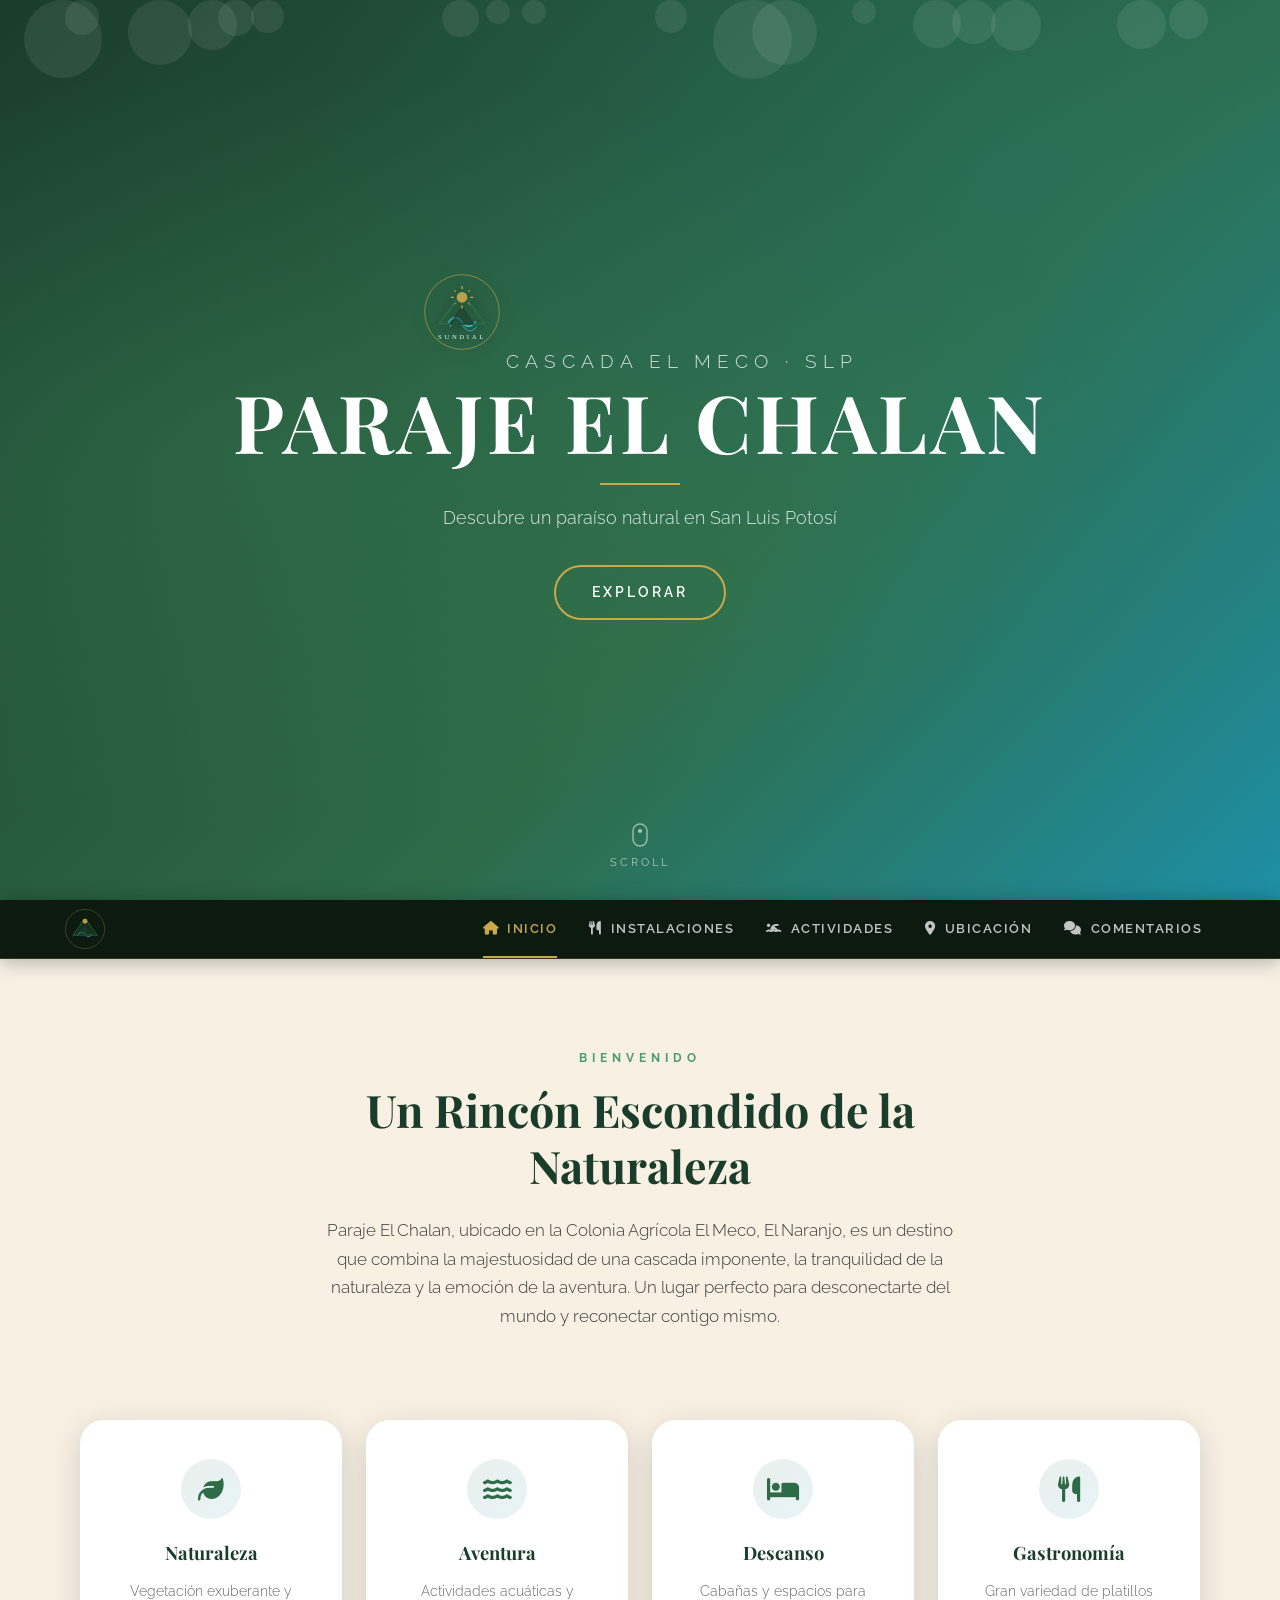
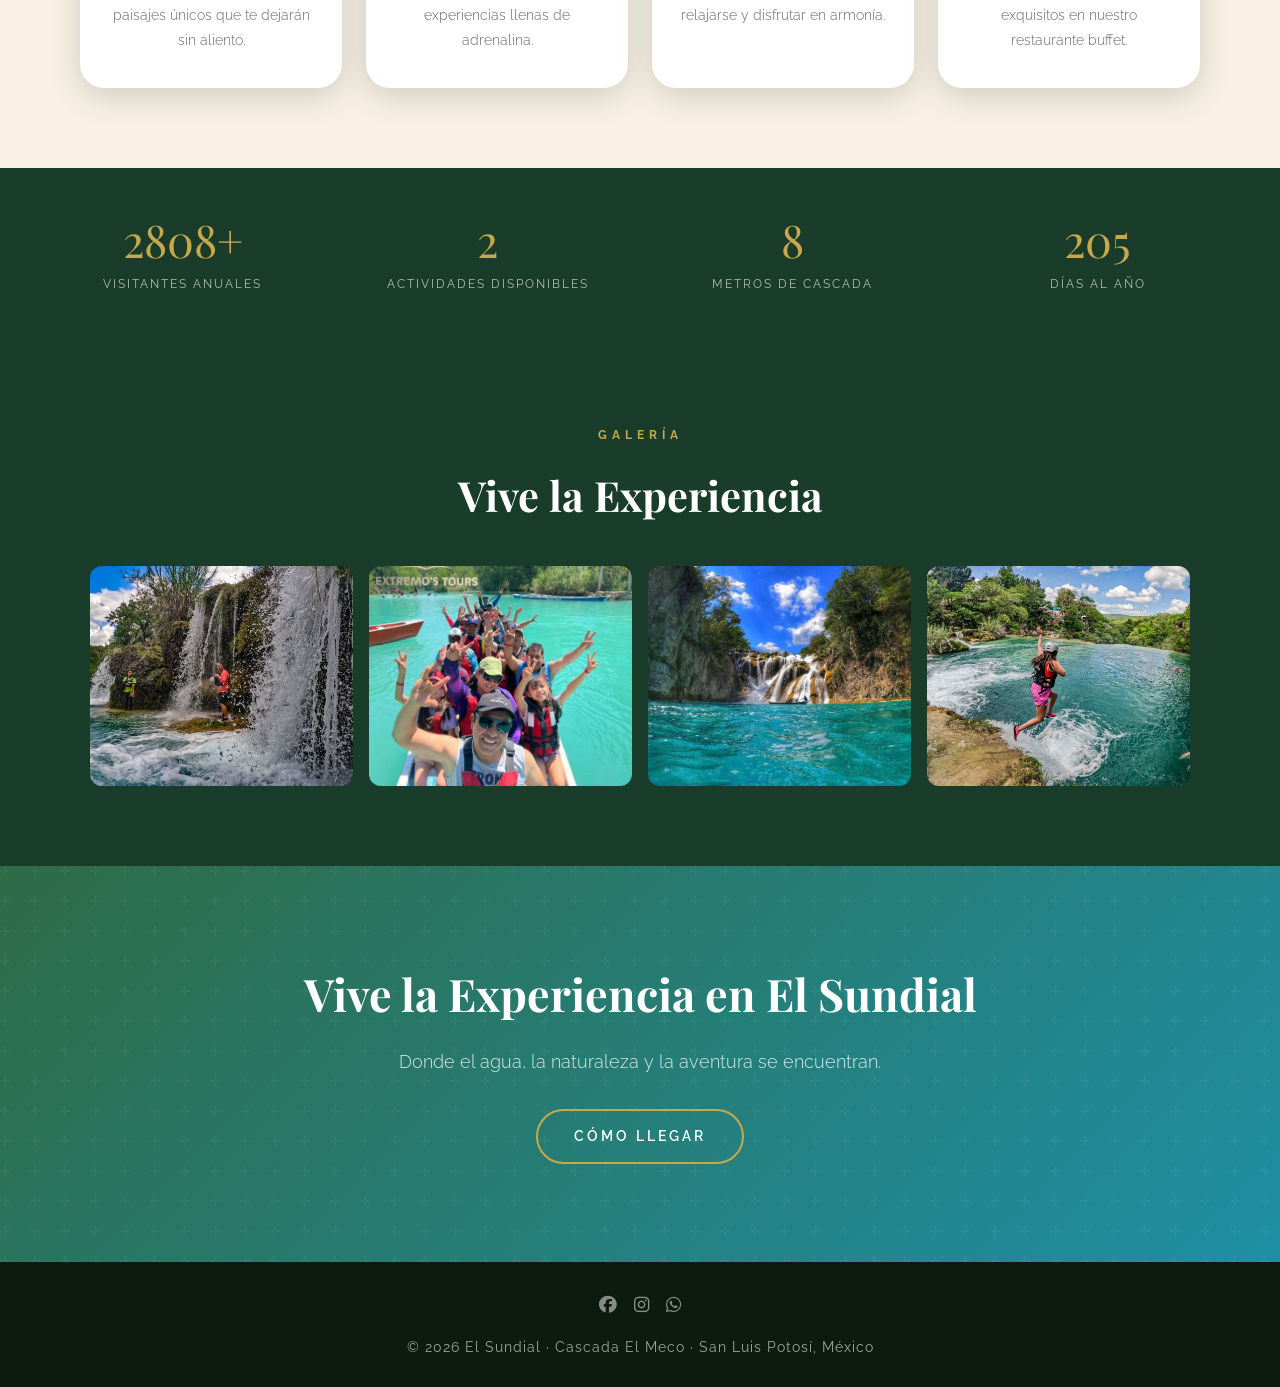
<file: index.html>
<!DOCTYPE html>
<html lang="es">
<head>
    <meta charset="UTF-8">
    <meta name="viewport" content="width=device-width, initial-scale=1.0">
    <title>Paraje El Chalan — Cascada El Meco, SLP</title>
    <link rel="stylesheet" href="css/estilos.css">
    <link rel="stylesheet" href="https://cdnjs.cloudflare.com/ajax/libs/font-awesome/6.5.0/css/all.min.css">
</head>
<body>

    <!-- ENCABEZADO -->
    <header class="encabezado">
        <div class="encabezado-particles"></div>
        <div class="overlay">

            <!-- LOGO SVG -->
            <svg class="logo-svg" viewBox="0 0 120 120" xmlns="http://www.w3.org/2000/svg" aria-label="Logo El Sundial">
                <!-- Círculo exterior -->
                <circle cx="60" cy="60" r="56" fill="none" stroke="rgba(201,168,76,0.6)" stroke-width="1.5"/>
                <!-- Cascada / agua -->
                <path d="M40 75 Q50 62 60 75 Q70 88 80 75" fill="none" stroke="#3dbdd6" stroke-width="2.5" stroke-linecap="round"/>
                <path d="M42 82 Q52 69 62 82 Q72 95 82 82" fill="none" stroke="rgba(61,189,214,0.5)" stroke-width="2" stroke-linecap="round"/>
                <!-- Montaña -->
                <path d="M25 78 L60 30 L95 78 Z" fill="rgba(46,107,71,0.3)" stroke="#2e6b47" stroke-width="2" stroke-linejoin="round"/>
                <path d="M43 78 L60 52 L77 78 Z" fill="rgba(26,61,43,0.5)" stroke="#1a3d2b" stroke-width="1.5" stroke-linejoin="round"/>
                <!-- Sol/Sundial -->
                <circle cx="60" cy="38" r="8" fill="#c9a84c" opacity="0.9"/>
                <line x1="60" y1="25" x2="60" y2="22" stroke="#c9a84c" stroke-width="2" stroke-linecap="round"/>
                <line x1="60" y1="51" x2="60" y2="54" stroke="#c9a84c" stroke-width="2" stroke-linecap="round"/>
                <line x1="47" y1="38" x2="44" y2="38" stroke="#c9a84c" stroke-width="2" stroke-linecap="round"/>
                <line x1="73" y1="38" x2="76" y2="38" stroke="#c9a84c" stroke-width="2" stroke-linecap="round"/>
                <line x1="50.5" y1="29.5" x2="48.4" y2="27.4" stroke="#c9a84c" stroke-width="1.5" stroke-linecap="round"/>
                <line x1="69.5" y1="46.5" x2="71.6" y2="48.6" stroke="#c9a84c" stroke-width="1.5" stroke-linecap="round"/>
                <line x1="69.5" y1="29.5" x2="71.6" y2="27.4" stroke="#c9a84c" stroke-width="1.5" stroke-linecap="round"/>
                <line x1="50.5" y1="46.5" x2="48.4" y2="48.6" stroke="#c9a84c" stroke-width="1.5" stroke-linecap="round"/>
                <!-- Texto -->
                <text x="60" y="100" text-anchor="middle" font-family="Georgia, serif" font-size="10" fill="rgba(255,255,255,0.9)" letter-spacing="4">SUNDIAL</text>
            </svg>

            <span class="subtitulo-hero">Cascada El Meco · SLP</span>
            <h1>Paraje El Chalan</h1>
            <div class="linea-dorada"></div>
            <p>Descubre un paraíso natural en San Luis Potosí</p>
            <a href="sitios web/actividades.html" class="btn">Explorar</a>
        </div>

        <div class="scroll-indicador">
            <svg width="16" height="24" viewBox="0 0 16 24" fill="none" xmlns="http://www.w3.org/2000/svg">
                <rect x="1" y="1" width="14" height="22" rx="7" stroke="rgba(255,255,255,0.5)" stroke-width="1.5"/>
                <circle cx="8" cy="8" r="2" fill="rgba(255,255,255,0.6)"/>
            </svg>
            <span>Scroll</span>
        </div>
    </header>

    <!-- NAVEGACIÓN -->
    <nav>
        <div class="nav-inner">
            <svg class="logo-nav" viewBox="0 0 120 120" xmlns="http://www.w3.org/2000/svg">
                <circle cx="60" cy="60" r="56" fill="none" stroke="rgba(201,168,76,0.5)" stroke-width="1.5"/>
                <path d="M40 75 Q50 62 60 75 Q70 88 80 75" fill="none" stroke="#3dbdd6" stroke-width="2.5" stroke-linecap="round"/>
                <path d="M25 78 L60 30 L95 78 Z" fill="rgba(46,107,71,0.25)" stroke="#2e6b47" stroke-width="2" stroke-linejoin="round"/>
                <path d="M43 78 L60 52 L77 78 Z" fill="rgba(26,61,43,0.5)" stroke="#1a3d2b" stroke-width="1.5" stroke-linejoin="round"/>
                <circle cx="60" cy="38" r="7" fill="#c9a84c" opacity="0.9"/>
            </svg>

            <ul>
                <li><a href="index.html"><i class="fa-solid fa-house"></i> Inicio</a></li>
                <li><a href="sitios web/instalaciones.html"><i class="fa-solid fa-utensils"></i> Instalaciones</a></li>
                <li><a href="sitios web/actividades.html"><i class="fa-solid fa-person-swimming"></i> Actividades</a></li>
                <li><a href="sitios web/ubicacion.html"><i class="fa-solid fa-location-dot"></i> Ubicación</a></li>
                <li><a href="sitios web/comentarios.html"><i class="fa-solid fa-comments"></i> Comentarios</a></li>
            </ul>

            <button class="hamburger" aria-label="Menú">
                <i class="fa-solid fa-bars"></i>
            </button>
        </div>
    </nav>

    <!-- INTRO -->
    <section class="intro">
        <span class="etiqueta-seccion">Bienvenido</span>
        <h2>Un Rincón Escondido de la Naturaleza</h2>
        <p>Paraje El Chalan, ubicado en la Colonia Agrícola El Meco, El Naranjo, es un destino que combina la majestuosidad de una cascada imponente, la tranquilidad de la naturaleza y la emoción de la aventura. Un lugar perfecto para desconectarte del mundo y reconectar contigo mismo.</p>
    </section>

    <!-- SECCIONES -->
    <section class="secciones">
        <div class="contenido">
            <div class="icono-tarjeta">
                <i class="fa-solid fa-leaf"></i>
            </div>
            <h3>Naturaleza</h3>
            <p>Vegetación exuberante y paisajes únicos que te dejarán sin aliento.</p>
        </div>
        <div class="contenido">
            <div class="icono-tarjeta">
                <i class="fa-solid fa-water"></i>
            </div>
            <h3>Aventura</h3>
            <p>Actividades acuáticas y experiencias llenas de adrenalina.</p>
        </div>
        <div class="contenido">
            <div class="icono-tarjeta">
                <i class="fa-solid fa-bed"></i>
            </div>
            <h3>Descanso</h3>
            <p>Cabañas y espacios para relajarse y disfrutar en armonía.</p>
        </div>
        <div class="contenido">
            <div class="icono-tarjeta">
                <i class="fa-solid fa-utensils"></i>
            </div>
            <h3>Gastronomía</h3>
            <p>Gran variedad de platillos exquisitos en nuestro restaurante buffet.</p>
        </div>
    </section>

    <!-- ESTADÍSTICAS -->
    <div class="stats-bar">
        <div class="stat-item">
            <span class="stat-numero" data-target="5000" data-sufijo="+">0</span>
            <span class="stat-label">Visitantes anuales</span>
        </div>
        <div class="stat-item">
            <span class="stat-numero" data-target="4" data-sufijo="">0</span>
            <span class="stat-label">Actividades disponibles</span>
        </div>
        <div class="stat-item">
            <span class="stat-numero" data-target="15" data-sufijo="">0</span>
            <span class="stat-label">Metros de cascada</span>
        </div>
        <div class="stat-item">
            <span class="stat-numero" data-target="365" data-sufijo="">0</span>
            <span class="stat-label">Días al año</span>
        </div>
    </div>

    <!-- GALERÍA -->
    <section class="galeria">
        <span class="etiqueta-seccion">Galería</span>
        <h2>Vive la Experiencia</h2>
        <div class="grid">
            <img src="imagenes/IMG_Presentacion2.jpeg" alt="Vista de la cascada El Meco">
            <img src="imagenes/IMG_Presentacion3.jpeg" alt="Actividades en el río">
            <img src="imagenes/IMG_Presentacion4.jpeg" alt="Instalaciones El Sundial">
            <img src="imagenes/IMG_Presentacion6.jpeg" alt="Naturaleza y paisaje">
        </div>
    </section>

    <!-- CONTENIDO EXTRA -->
    <section class="extra">
        <h2>Vive la Experiencia en El Sundial</h2>
        <p>Donde el agua, la naturaleza y la aventura se encuentran.</p>
        <a href="sitios web/ubicacion.html" class="btn">Cómo Llegar</a>
    </section>

    <!-- FOOTER -->
    <footer>
        <div class="redes-footer">
            <a href="https://www.facebook.com/share/18gm7Ekcmy/" aria-label="Facebook"><i class="fa-brands fa-facebook"></i></a>
            <a href="https://www.instagram.com/la_huasteca_potosina?igsh=MWw4aWV3Y2h2aWc0eQ==" aria-label="Instagram"><i class="fa-brands fa-instagram"></i></a>
            <a href="https://wa.me/528312413051?text=Hola,%20me%20interesa%20visitar%20El%20Sundial" aria-label="WhatsApp"><i class="fa-brands fa-whatsapp"></i></a>
        </div>
        <p>© 2026 El Sundial · Cascada El Meco · San Luis Potosí, México</p>
    </footer>

    <script src="js/main.js"></script>
</body>
</html>
</file>
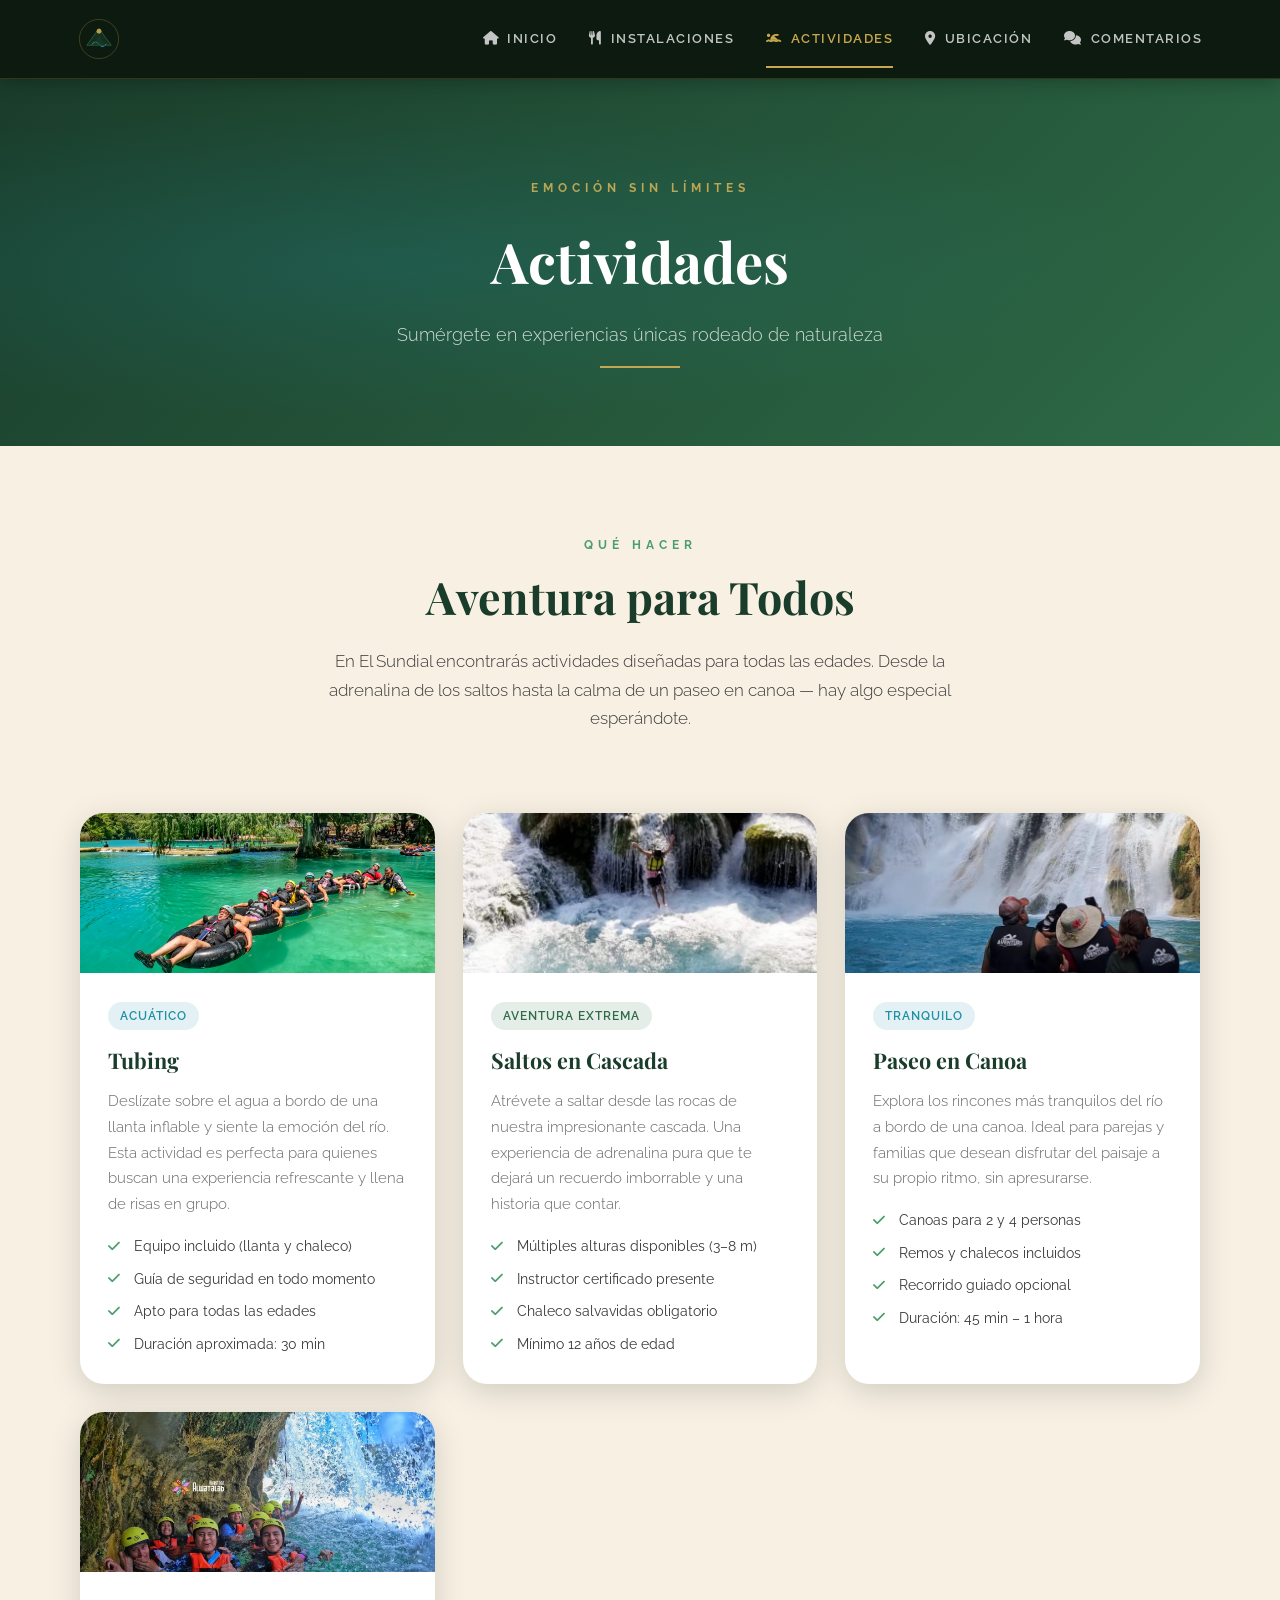
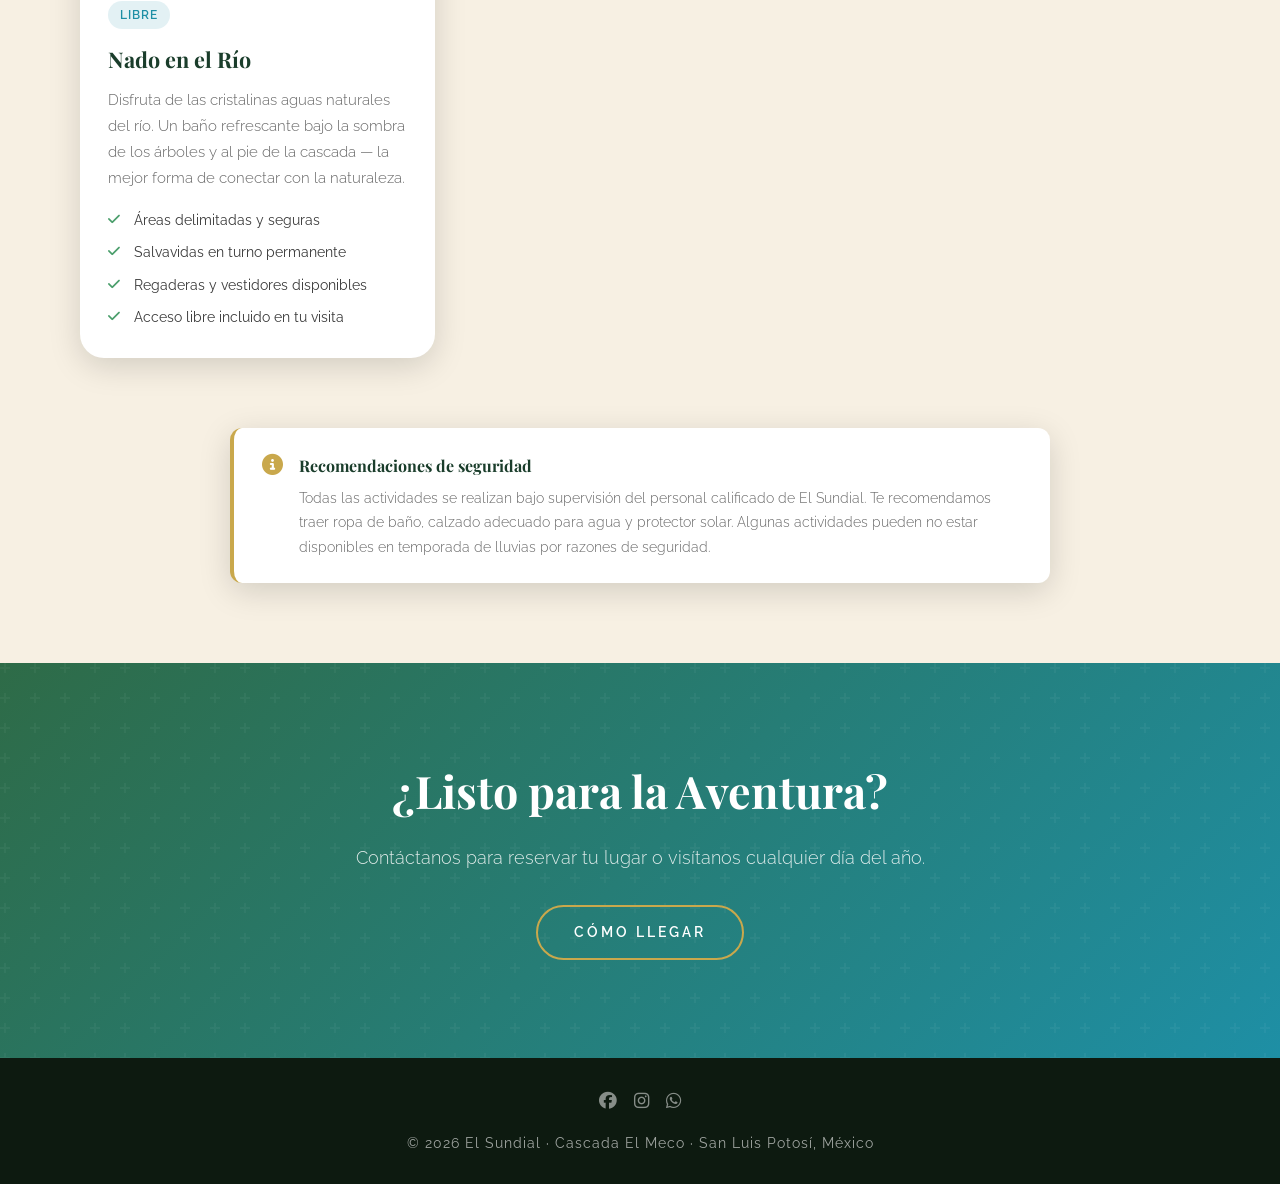
<file: sitios web/actividades.html>
<!DOCTYPE html>
<html lang="es">
<head>
    <meta charset="UTF-8">
    <meta name="viewport" content="width=device-width, initial-scale=1.0">
    <title>Actividades — El Sundial</title>
    <link rel="stylesheet" href="../css/estilos.css">
    <link rel="stylesheet" href="https://cdnjs.cloudflare.com/ajax/libs/font-awesome/6.5.0/css/all.min.css">
</head>
<body>

    <!-- NAVEGACIÓN -->
    <nav>
        <div class="nav-inner">
            <a href="../index.html">
                <svg class="logo-nav" viewBox="0 0 120 120" xmlns="http://www.w3.org/2000/svg">
                    <circle cx="60" cy="60" r="56" fill="none" stroke="rgba(201,168,76,0.5)" stroke-width="1.5"/>
                    <path d="M40 75 Q50 62 60 75 Q70 88 80 75" fill="none" stroke="#3dbdd6" stroke-width="2.5" stroke-linecap="round"/>
                    <path d="M25 78 L60 30 L95 78 Z" fill="rgba(46,107,71,0.25)" stroke="#2e6b47" stroke-width="2" stroke-linejoin="round"/>
                    <path d="M43 78 L60 52 L77 78 Z" fill="rgba(26,61,43,0.5)" stroke="#1a3d2b" stroke-width="1.5" stroke-linejoin="round"/>
                    <circle cx="60" cy="38" r="7" fill="#c9a84c" opacity="0.9"/>
                </svg>
            </a>
            <ul>
                <li><a href="../index.html"><i class="fa-solid fa-house"></i> Inicio</a></li>
                <li><a href="instalaciones.html"><i class="fa-solid fa-utensils"></i> Instalaciones</a></li>
                <li><a href="actividades.html"><i class="fa-solid fa-person-swimming"></i> Actividades</a></li>
                <li><a href="ubicacion.html"><i class="fa-solid fa-location-dot"></i> Ubicación</a></li>
                <li><a href="comentarios.html"><i class="fa-solid fa-comments"></i> Comentarios</a></li>
            </ul>
            <button class="hamburger" aria-label="Menú">
                <i class="fa-solid fa-bars"></i>
            </button>
        </div>
    </nav>

    <!-- ENCABEZADO -->
    <section class="page-hero">
        <span class="etiqueta-seccion">Emoción sin límites</span>
        <h1>Actividades</h1>
        <p>Sumérgete en experiencias únicas rodeado de naturaleza</p>
        <div class="linea-dorada" style="margin-top:16px;"></div>
    </section>

    <!-- INTRO -->
    <div class="intro" style="padding-bottom: 10px;">
        <span class="etiqueta-seccion">Qué hacer</span>
        <h2>Aventura para Todos</h2>
        <p>En El Sundial encontrarás actividades diseñadas para todas las edades. Desde la adrenalina de los saltos hasta la calma de un paseo en canoa — hay algo especial esperándote.</p>
    </div>

    <!-- TARJETAS DE ACTIVIDADES -->
    <section class="actividades-grid">

        <!-- TUBING -->
        <div class="actividad-card">
            <div class="actividad-icono agua">
                <img src="../imagenes/Tubing.jpeg" alt="Tubing en El Sundial" class="img-actividad">
            </div>
            <div class="actividad-body">
                <span class="badge badge-agua" style="margin-bottom:12px;">Acuático</span>
                <h3>Tubing</h3>
                <p>Deslízate sobre el agua a bordo de una llanta inflable y siente la emoción del río. Esta actividad es perfecta para quienes buscan una experiencia refrescante y llena de risas en grupo.</p>
                <ul class="lista-servicios">
                    <li><i class="fa-solid fa-check"></i> Equipo incluido (llanta y chaleco)</li>
                    <li><i class="fa-solid fa-check"></i> Guía de seguridad en todo momento</li>
                    <li><i class="fa-solid fa-check"></i> Apto para todas las edades</li>
                    <li><i class="fa-solid fa-check"></i> Duración aproximada: 30 min</li>
                </ul>
            </div>
        </div>

        <!-- SALTOS EN CASCADA -->
        <div class="actividad-card">
            <div class="actividad-icono salto">
                <img src="../imagenes/Saltoscascada.jpeg" alt="Saltos en cascada El Sundial" class="img-actividad">
            </div>
            <div class="actividad-body">
                <span class="badge badge-aventura" style="margin-bottom:12px;">Aventura extrema</span>
                <h3>Saltos en Cascada</h3>
                <p>Atrévete a saltar desde las rocas de nuestra impresionante cascada. Una experiencia de adrenalina pura que te dejará un recuerdo imborrable y una historia que contar.</p>
                <ul class="lista-servicios">
                    <li><i class="fa-solid fa-check"></i> Múltiples alturas disponibles (3–8 m)</li>
                    <li><i class="fa-solid fa-check"></i> Instructor certificado presente</li>
                    <li><i class="fa-solid fa-check"></i> Chaleco salvavidas obligatorio</li>
                    <li><i class="fa-solid fa-check"></i> Mínimo 12 años de edad</li>
                </ul>
            </div>
        </div>

        <!-- PASEO EN CANOA -->
        <div class="actividad-card">
            <div class="actividad-icono canoa">
                <img src="../imagenes/PaseoCanoa.jpeg" alt="Paseo en canoa El Sundial" class="img-actividad">
            </div>
            <div class="actividad-body">
                <span class="badge badge-agua" style="margin-bottom:12px;">Tranquilo</span>
                <h3>Paseo en Canoa</h3>
                <p>Explora los rincones más tranquilos del río a bordo de una canoa. Ideal para parejas y familias que desean disfrutar del paisaje a su propio ritmo, sin apresurarse.</p>
                <ul class="lista-servicios">
                    <li><i class="fa-solid fa-check"></i> Canoas para 2 y 4 personas</li>
                    <li><i class="fa-solid fa-check"></i> Remos y chalecos incluidos</li>
                    <li><i class="fa-solid fa-check"></i> Recorrido guiado opcional</li>
                    <li><i class="fa-solid fa-check"></i> Duración: 45 min – 1 hora</li>
                </ul>
            </div>
        </div>

        <!-- NADO EN EL AGUA -->
        <div class="actividad-card">
            <div class="actividad-icono nadar">
                <img src="../imagenes/Nado.jpeg" alt="Nado en el río El Sundial" class="img-actividad">
            </div>
            <div class="actividad-body">
                <span class="badge badge-agua" style="margin-bottom:12px;">Libre</span>
                <h3>Nado en el Río</h3>
                <p>Disfruta de las cristalinas aguas naturales del río. Un baño refrescante bajo la sombra de los árboles y al pie de la cascada — la mejor forma de conectar con la naturaleza.</p>
                <ul class="lista-servicios">
                    <li><i class="fa-solid fa-check"></i> Áreas delimitadas y seguras</li>
                    <li><i class="fa-solid fa-check"></i> Salvavidas en turno permanente</li>
                    <li><i class="fa-solid fa-check"></i> Regaderas y vestidores disponibles</li>
                    <li><i class="fa-solid fa-check"></i> Acceso libre incluido en tu visita</li>
                </ul>
            </div>
        </div>

    </section>

    <!-- AVISO IMPORTANTE -->
    <div style="max-width:900px; margin: 0 auto 80px; padding: 0 40px;">
        <div style="background: var(--blanco); border-left: 4px solid var(--dorado); border-radius: var(--radio); padding: 24px 28px; box-shadow: var(--sombra); display: flex; gap: 16px; align-items: flex-start;">
            <i class="fa-solid fa-circle-info" style="color: var(--dorado); font-size: 1.3rem; margin-top: 2px; flex-shrink:0;"></i>
            <div>
                <strong style="color: var(--verde-oscuro); font-family: 'Playfair Display', serif; font-size: 1rem;">Recomendaciones de seguridad</strong>
                <p style="color: #666; font-size: 0.9rem; margin-top: 6px; font-weight: 300;">Todas las actividades se realizan bajo supervisión del personal calificado de El Sundial. 
                    Te recomendamos traer ropa de baño, calzado adecuado para agua y protector solar. Algunas actividades pueden no estar disponibles en temporada de lluvias por razones de seguridad.</p>
            </div>
        </div>
    </div>

    <!-- CONTENIDO EXTRA -->
    <section class="extra">
        <h2>¿Listo para la Aventura?</h2>
        <p>Contáctanos para reservar tu lugar o visítanos cualquier día del año.</p>
        <a href="ubicacion.html" class="btn">Cómo Llegar</a>
    </section>

    <!-- FOOTER -->
    <footer>
        <div class="redes-footer">
            <a href="https://www.facebook.com/share/18gm7Ekcmy/" aria-label="Facebook"><i class="fa-brands fa-facebook"></i></a>
            <a href="https://www.instagram.com/la_huasteca_potosina?igsh=MWw4aWV3Y2h2aWc0eQ==" aria-label="Instagram"><i class="fa-brands fa-instagram"></i></a>
            <a href="https://wa.me/528312413051?text=Hola,%20me%20interesa%20visitar%20El%20Sundial" aria-label="WhatsApp"><i class="fa-brands fa-whatsapp"></i></a>
        </div>
        <p>© 2026 El Sundial · Cascada El Meco · San Luis Potosí, México</p>
    </footer>

    <script src="../js/main.js"></script>
</body>
</html>
</file>
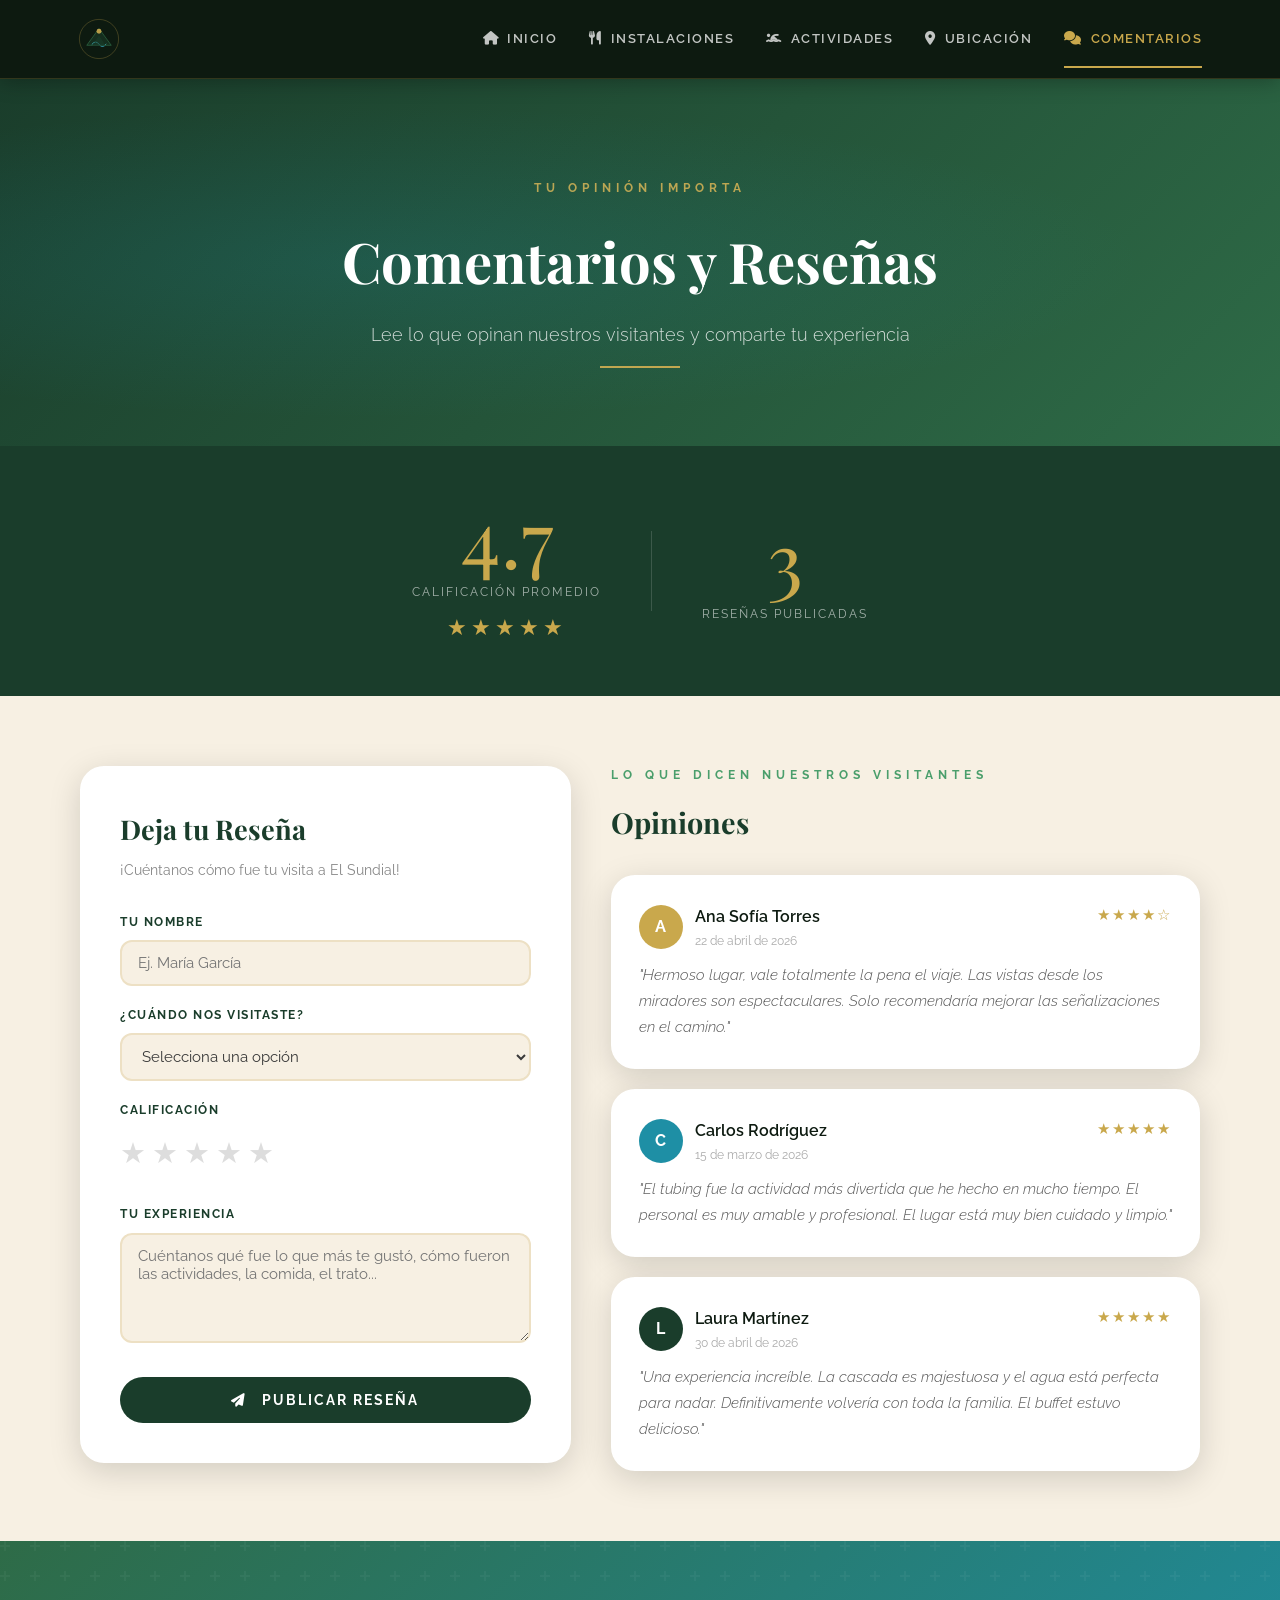
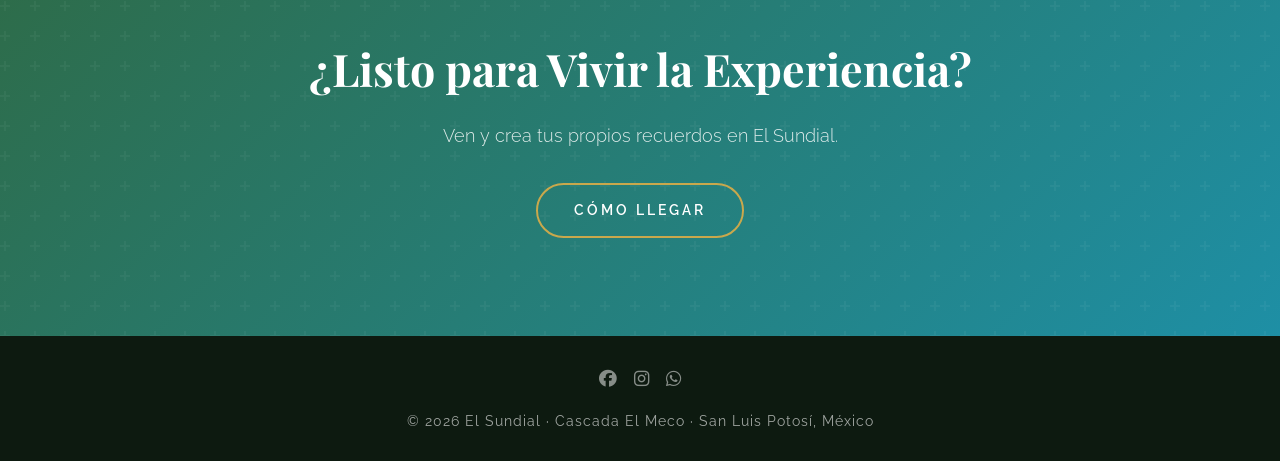
<file: sitios web/comentarios.html>
<!DOCTYPE html>
<html lang="es">
<head>
    <meta charset="UTF-8">
    <meta name="viewport" content="width=device-width, initial-scale=1.0">
    <title>Comentarios y Reseñas — El Sundial</title>
    <link rel="stylesheet" href="../css/estilos.css">
    <link rel="stylesheet" href="https://cdnjs.cloudflare.com/ajax/libs/font-awesome/6.5.0/css/all.min.css">
</head>
<body>

    <!-- NAVEGACIÓN -->
    <nav>
        <div class="nav-inner">
            <a href="../index.html">
                <svg class="logo-nav" viewBox="0 0 120 120" xmlns="http://www.w3.org/2000/svg">
                    <circle cx="60" cy="60" r="56" fill="none" stroke="rgba(201,168,76,0.5)" stroke-width="1.5"/>
                    <path d="M40 75 Q50 62 60 75 Q70 88 80 75" fill="none" stroke="#3dbdd6" stroke-width="2.5" stroke-linecap="round"/>
                    <path d="M25 78 L60 30 L95 78 Z" fill="rgba(46,107,71,0.25)" stroke="#2e6b47" stroke-width="2" stroke-linejoin="round"/>
                    <path d="M43 78 L60 52 L77 78 Z" fill="rgba(26,61,43,0.5)" stroke="#1a3d2b" stroke-width="1.5" stroke-linejoin="round"/>
                    <circle cx="60" cy="38" r="7" fill="#c9a84c" opacity="0.9"/>
                </svg>
            </a>
            <ul>
                <li><a href="../index.html"><i class="fa-solid fa-house"></i> Inicio</a></li>
                <li><a href="instalaciones.html"><i class="fa-solid fa-utensils"></i> Instalaciones</a></li>
                <li><a href="actividades.html"><i class="fa-solid fa-person-swimming"></i> Actividades</a></li>
                <li><a href="ubicacion.html"><i class="fa-solid fa-location-dot"></i> Ubicación</a></li>
                <li><a href="comentarios.html"><i class="fa-solid fa-comments"></i> Comentarios</a></li>
            </ul>
            <button class="hamburger" aria-label="Menú">
                <i class="fa-solid fa-bars"></i>
            </button>
        </div>
    </nav>

    <!-- ENCABEZADO -->
    <section class="page-hero">
        <span class="etiqueta-seccion">Tu opinión importa</span>
        <h1>Comentarios y Reseñas</h1>
        <p>Lee lo que opinan nuestros visitantes y comparte tu experiencia</p>
        <div class="linea-dorada" style="margin-top:16px;"></div>
    </section>

    <!-- RESUMEN DE CALIFICACIÓN -->
    <div style="background: var(--verde-oscuro); padding: 50px 40px; text-align: center;">
        <div style="display: flex; justify-content: center; align-items: center; gap: 50px; flex-wrap: wrap; max-width: 700px; margin: 0 auto;">
            <div>
                <div style="font-family:'Playfair Display',serif; font-size:5rem; color:var(--dorado); line-height:1;" id="prom-numero">—</div>
                <div style="color:rgba(255,255,255,0.6); font-size:0.75rem; letter-spacing:2px; text-transform:uppercase; margin-top:6px;">Calificación promedio</div>
                <div style="color:var(--dorado); font-size:1.4rem; letter-spacing:4px; margin-top:6px;" id="prom-estrellas">☆☆☆☆☆</div>
            </div>
            <div style="height:80px; width:1px; background:rgba(255,255,255,0.15);"></div>
            <div>
                <div style="font-family:'Playfair Display',serif; font-size:5rem; color:var(--dorado); line-height:1;" id="total-resenas">0</div>
                <div style="color:rgba(255,255,255,0.6); font-size:0.75rem; letter-spacing:2px; text-transform:uppercase; margin-top:6px;">Reseñas publicadas</div>
            </div>
        </div>
    </div>

    <!-- COMENTARIOS -->
    <div class="comentarios-layout">

        <!-- FORMULARIO -->
        <div class="formulario-card">
            <h2>Deja tu Reseña</h2>
            <p>¡Cuéntanos cómo fue tu visita a El Sundial!</p>

            <div id="alerta-form" class="alerta"></div>

            <form id="form-comentario" novalidate>

                <div class="form-grupo">
                    <label for="nombre">Tu nombre</label>
                    <input type="text" id="nombre" name="nombre" placeholder="Ej. María García" maxlength="60" required>
                </div>

                <div class="form-grupo">
                    <label for="visita">¿Cuándo nos visitaste?</label>
                    <select id="visita" name="visita">
                        <option value="">Selecciona una opción</option>
                        <option value="Esta semana">Esta semana</option>
                        <option value="Este mes">Este mes</option>
                        <option value="Hace 2-3 meses">Hace 2-3 meses</option>
                        <option value="Hace más de 6 meses">Hace más de 6 meses</option>
                        <option value="Hace más de un año">Hace más de un año</option>
                    </select>
                </div>

                <div class="form-grupo">
                    <label>Calificación</label>
                    <div class="estrellas-input" role="group" aria-label="Calificación en estrellas">
                        <input type="radio" id="star5" name="estrellas" value="5">
                        <label for="star5" title="Excelente">★</label>
                        <input type="radio" id="star4" name="estrellas" value="4">
                        <label for="star4" title="Muy bueno">★</label>
                        <input type="radio" id="star3" name="estrellas" value="3">
                        <label for="star3" title="Bueno">★</label>
                        <input type="radio" id="star2" name="estrellas" value="2">
                        <label for="star2" title="Regular">★</label>
                        <input type="radio" id="star1" name="estrellas" value="1">
                        <label for="star1" title="Malo">★</label>
                    </div>
                </div>

                <div class="form-grupo">
                    <label for="comentario">Tu experiencia</label>
                    <textarea id="comentario" name="comentario" placeholder="Cuéntanos qué fue lo que más te gustó, cómo fueron las actividades, la comida, el trato..." maxlength="500" required></textarea>
                </div>

                <button type="submit" class="btn-enviar">
                    <i class="fa-solid fa-paper-plane"></i> &nbsp; Publicar Reseña
                </button>

            </form>
        </div>

        <!-- LISTA DE RESEÑAS -->
        <div>
            <span class="etiqueta-seccion" style="display:block; margin-bottom:12px;">Lo que dicen nuestros visitantes</span>
            <h2 style="font-family:'Playfair Display',serif; color:var(--verde-oscuro); font-size:1.8rem; margin-bottom:28px;">Opiniones</h2>

            <div class="resenas-lista" id="lista-resenas">

            </div>

            <div id="sin-resenas" class="sin-resenas" style="display:none;">
                <i class="fa-regular fa-comment-dots"></i>
                <p>Aún no hay reseñas. ¡Sé el primero en compartir tu experiencia!</p>
            </div>
        </div>

    </div>

    <section class="extra">
        <h2>¿Listo para Vivir la Experiencia?</h2>
        <p>Ven y crea tus propios recuerdos en El Sundial.</p>
        <a href="ubicacion.html" class="btn">Cómo Llegar</a>
    </section>

    <!-- FOOTER -->
    <footer>
        <div class="redes-footer">
            <a href="https://www.facebook.com/share/18gm7Ekcmy/" aria-label="Facebook"><i class="fa-brands fa-facebook"></i></a>
            <a href="https://www.instagram.com/la_huasteca_potosina?igsh=MWw4aWV3Y2h2aWc0eQ==" aria-label="Instagram"><i class="fa-brands fa-instagram"></i></a>
            <a href="https://wa.me/528312413051?text=Hola,%20me%20interesa%20visitar%20El%20Sundial" aria-label="WhatsApp"><i class="fa-brands fa-whatsapp"></i></a>
        </div>
        <p>© 2026 El Sundial · Cascada El Meco · San Luis Potosí, México</p>
    </footer>

    <script src="../js/main.js"></script>
    <script>
    (function inyectarEjemplos() {
        const STORAGE_KEY = 'sundial_resenas';
        let arr;
        try { arr = JSON.parse(localStorage.getItem(STORAGE_KEY)); } catch { arr = null; }

        if (!arr) {
            const ejemplos = [
                {
                    nombre: 'Laura Martínez',
                    visita: 'Este mes',
                    estrellas: 5,
                    comentario: 'Una experiencia increíble. La cascada es majestuosa y el agua está perfecta para nadar. Definitivamente volvería con toda la familia. El buffet estuvo delicioso.',
                    color: '#1a3d2b',
                    fecha: '30 de abril de 2026'
                },
                {
                    nombre: 'Carlos Rodríguez',
                    visita: 'Hace 2-3 meses',
                    estrellas: 5,
                    comentario: 'El tubing fue la actividad más divertida que he hecho en mucho tiempo. El personal es muy amable y profesional. El lugar está muy bien cuidado y limpio.',
                    color: '#1e8fa5',
                    fecha: '15 de marzo de 2026'
                },
                {
                    nombre: 'Ana Sofía Torres',
                    visita: 'Este mes',
                    estrellas: 4,
                    comentario: 'Hermoso lugar, vale totalmente la pena el viaje. Las vistas desde los miradores son espectaculares. Solo recomendaría mejorar las señalizaciones en el camino.',
                    color: '#c9a84c',
                    fecha: '22 de abril de 2026'
                }
            ];
            localStorage.setItem(STORAGE_KEY, JSON.stringify(ejemplos));
        }

        function actualizarResumen() {
            let datos;
            try { datos = JSON.parse(localStorage.getItem(STORAGE_KEY)) || []; } catch { datos = []; }

            const total = datos.length;
            const prom = total ? (datos.reduce((s, r) => s + r.estrellas, 0) / total) : 0;

            document.getElementById('total-resenas').textContent = total;
            document.getElementById('prom-numero').textContent = total ? prom.toFixed(1) : '—';

            if (total) {
                const llenas = Math.round(prom);
                document.getElementById('prom-estrellas').textContent = '★'.repeat(llenas) + '☆'.repeat(5 - llenas);
            }
        }

        window.addEventListener('load', () => {
            actualizarResumen();

            const form = document.getElementById('form-comentario');
            if (form) {
                form.addEventListener('submit', () => {
                    setTimeout(actualizarResumen, 100);
                });
            }
        });
    })();
    </script>
</body>
</html>
</file>
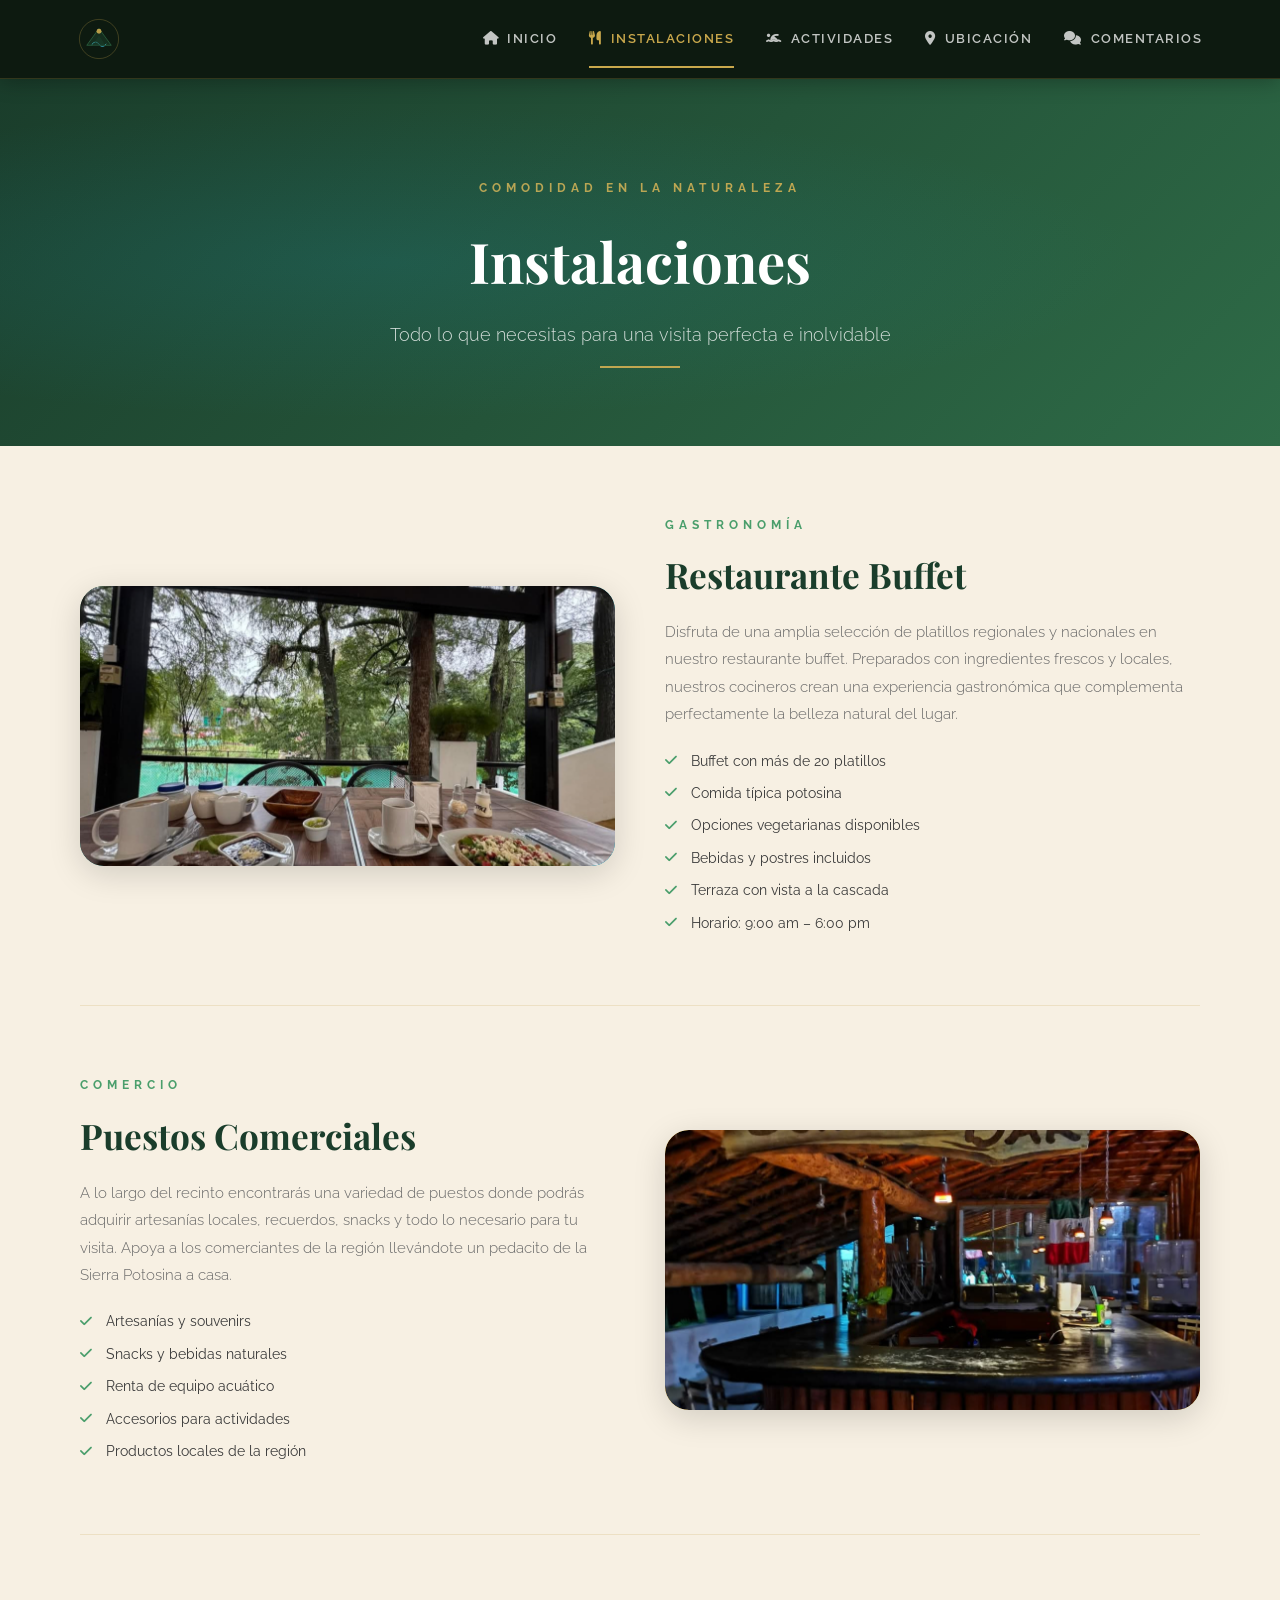
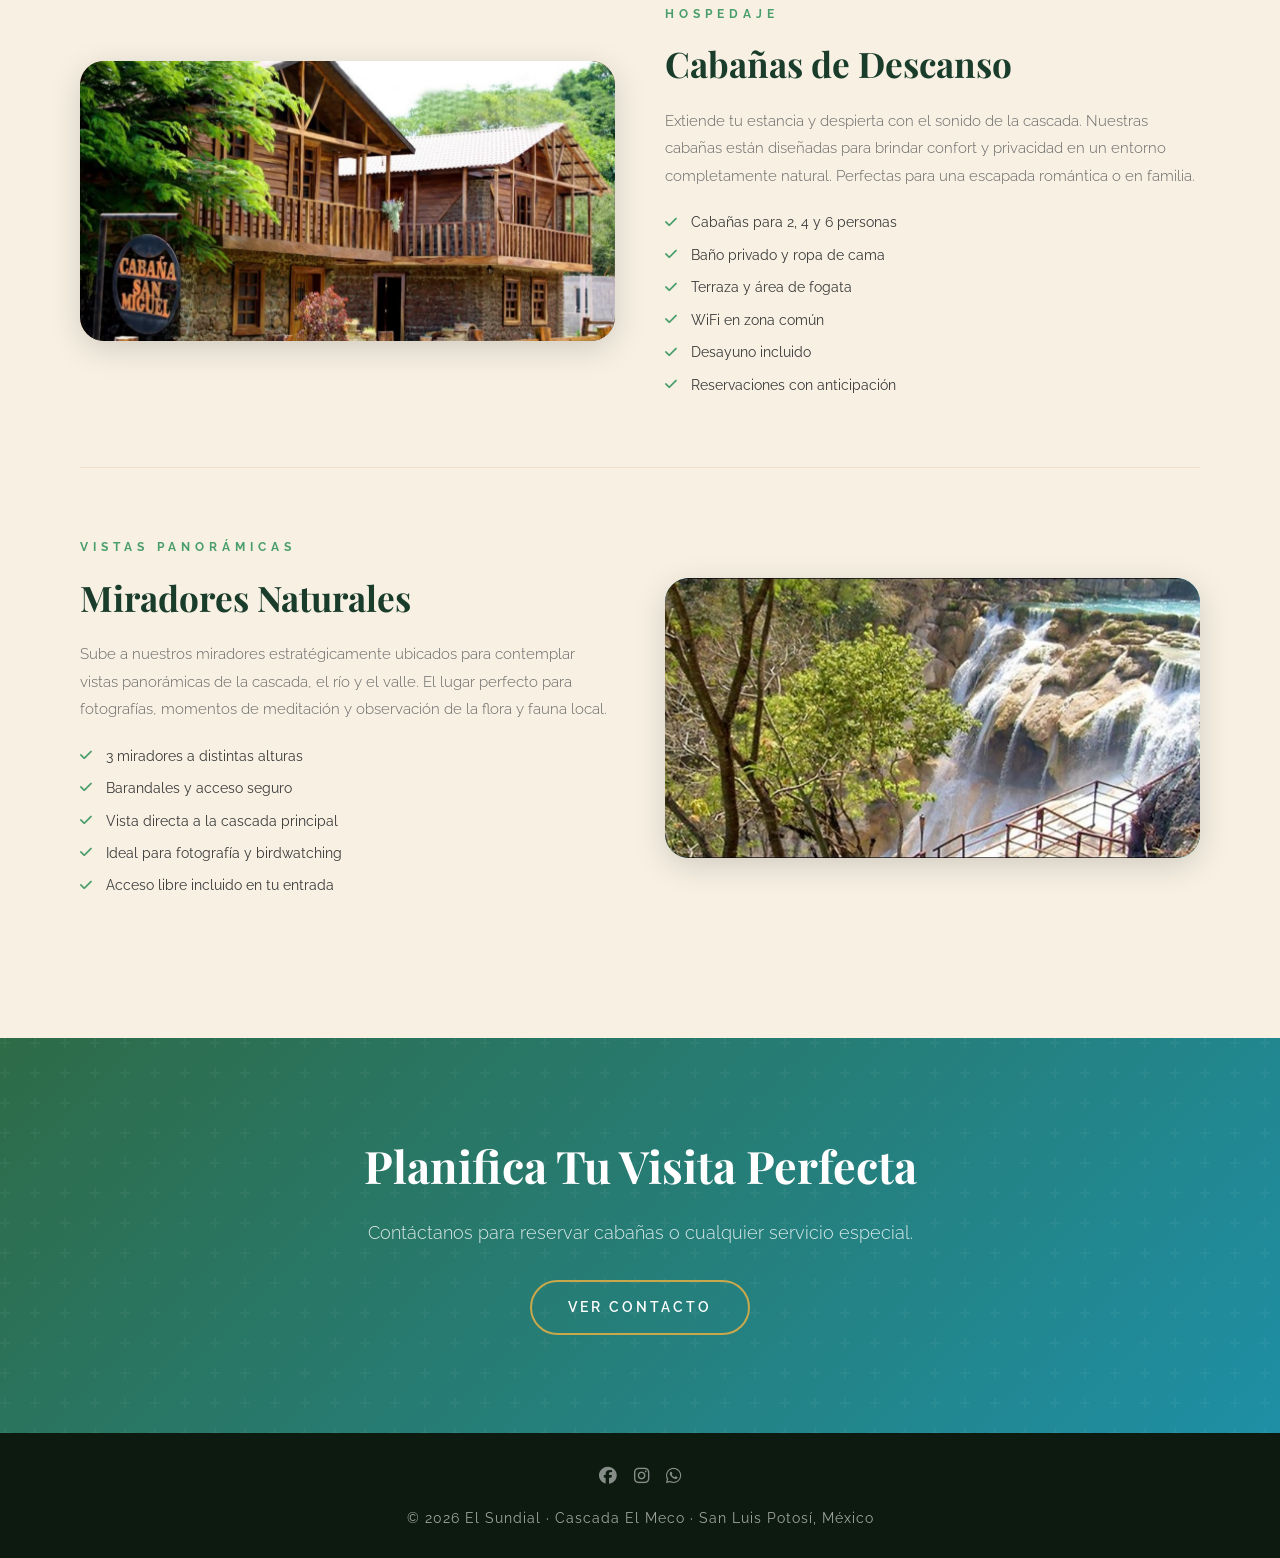
<file: sitios web/instalaciones.html>
<!DOCTYPE html>
<html lang="es">
<head>
    <meta charset="UTF-8">
    <meta name="viewport" content="width=device-width, initial-scale=1.0">
    <title>Instalaciones — El Sundial</title>
    <link rel="stylesheet" href="../css/estilos.css">
    <link rel="stylesheet" href="https://cdnjs.cloudflare.com/ajax/libs/font-awesome/6.5.0/css/all.min.css">
</head>
<body>

    <!-- NAVEGACIÓN -->
    <nav>
        <div class="nav-inner">
            <a href="../index.html">
                <svg class="logo-nav" viewBox="0 0 120 120" xmlns="http://www.w3.org/2000/svg">
                    <circle cx="60" cy="60" r="56" fill="none" stroke="rgba(201,168,76,0.5)" stroke-width="1.5"/>
                    <path d="M40 75 Q50 62 60 75 Q70 88 80 75" fill="none" stroke="#3dbdd6" stroke-width="2.5" stroke-linecap="round"/>
                    <path d="M25 78 L60 30 L95 78 Z" fill="rgba(46,107,71,0.25)" stroke="#2e6b47" stroke-width="2" stroke-linejoin="round"/>
                    <path d="M43 78 L60 52 L77 78 Z" fill="rgba(26,61,43,0.5)" stroke="#1a3d2b" stroke-width="1.5" stroke-linejoin="round"/>
                    <circle cx="60" cy="38" r="7" fill="#c9a84c" opacity="0.9"/>
                </svg>
            </a>
            <ul>
                <li><a href="../index.html"><i class="fa-solid fa-house"></i> Inicio</a></li>
                <li><a href="instalaciones.html"><i class="fa-solid fa-utensils"></i> Instalaciones</a></li>
                <li><a href="actividades.html"><i class="fa-solid fa-person-swimming"></i> Actividades</a></li>
                <li><a href="ubicacion.html"><i class="fa-solid fa-location-dot"></i> Ubicación</a></li>
                <li><a href="comentarios.html"><i class="fa-solid fa-comments"></i> Comentarios</a></li>
            </ul>
            <button class="hamburger" aria-label="Menú">
                <i class="fa-solid fa-bars"></i>
            </button>
        </div>
    </nav>

    <!-- ENCABEZADO  -->
    <section class="page-hero">
        <span class="etiqueta-seccion">Comodidad en la naturaleza</span>
        <h1>Instalaciones</h1>
        <p>Todo lo que necesitas para una visita perfecta e inolvidable</p>
        <div class="linea-dorada" style="margin-top:16px;"></div>
    </section>

    <!-- SECCIONES DE INSTALACIONES -->
    <section class="instalaciones-section">

        <!-- RESTAURANTE -->
        <div class="instalacion-item">
            <div class="instalacion-img">
                <img src="../imagenes/restaurante.jpeg" alt="Restaurante Buffet El Sundial" class="img-instalacion">
            </div>
            <div class="instalacion-texto">
                <span class="etiqueta-seccion">Gastronomía</span>
                <h2>Restaurante Buffet</h2>
                <p>Disfruta de una amplia selección de platillos regionales y nacionales en nuestro restaurante buffet. Preparados con ingredientes frescos y locales, nuestros cocineros crean una experiencia gastronómica que complementa perfectamente la belleza natural del lugar.</p>
                <ul class="lista-servicios">
                    <li><i class="fa-solid fa-check"></i> Buffet con más de 20 platillos</li>
                    <li><i class="fa-solid fa-check"></i> Comida típica potosina</li>
                    <li><i class="fa-solid fa-check"></i> Opciones vegetarianas disponibles</li>
                    <li><i class="fa-solid fa-check"></i> Bebidas y postres incluidos</li>
                    <li><i class="fa-solid fa-check"></i> Terraza con vista a la cascada</li>
                    <li><i class="fa-solid fa-check"></i> Horario: 9:00 am – 6:00 pm</li>
                </ul>
            </div>
        </div>

        <!-- PUESTOS COMERCIALES -->
        <div class="instalacion-item invertido">
            <div class="instalacion-img" style="background: linear-gradient(135deg, #c9a84c, #8b6914);">
                <img src="../imagenes/Puesto.jpeg" alt="Puestos comerciales El Sundial" class="img-instalacion">
            </div>
            <div class="instalacion-texto">
                <span class="etiqueta-seccion">Comercio</span>
                <h2>Puestos Comerciales</h2>
                <p>A lo largo del recinto encontrarás una variedad de puestos donde podrás adquirir artesanías locales, recuerdos, snacks y todo lo necesario para tu visita. Apoya a los comerciantes de la región llevándote un pedacito de la Sierra Potosina a casa.</p>
                <ul class="lista-servicios">
                    <li><i class="fa-solid fa-check"></i> Artesanías y souvenirs</li>
                    <li><i class="fa-solid fa-check"></i> Snacks y bebidas naturales</li>
                    <li><i class="fa-solid fa-check"></i> Renta de equipo acuático</li>
                    <li><i class="fa-solid fa-check"></i> Accesorios para actividades</li>
                    <li><i class="fa-solid fa-check"></i> Productos locales de la región</li>
                </ul>
            </div>
        </div>

        <!-- CABAÑAS -->
        <div class="instalacion-item">
            <div class="instalacion-img" style="background: linear-gradient(135deg, #3d2b1a, #6b4a2e);">
                <img src="../imagenes/Cabaña.jpeg" alt="Cabañas de descanso El Sundial" class="img-instalacion">
            </div>
            <div class="instalacion-texto">
                <span class="etiqueta-seccion">Hospedaje</span>
                <h2>Cabañas de Descanso</h2>
                <p>Extiende tu estancia y despierta con el sonido de la cascada. Nuestras cabañas están diseñadas para brindar confort y privacidad en un entorno completamente natural. Perfectas para una escapada romántica o en familia.</p>
                <ul class="lista-servicios">
                    <li><i class="fa-solid fa-check"></i> Cabañas para 2, 4 y 6 personas</li>
                    <li><i class="fa-solid fa-check"></i> Baño privado y ropa de cama</li>
                    <li><i class="fa-solid fa-check"></i> Terraza y área de fogata</li>
                    <li><i class="fa-solid fa-check"></i> WiFi en zona común</li>
                    <li><i class="fa-solid fa-check"></i> Desayuno incluido</li>
                    <li><i class="fa-solid fa-check"></i> Reservaciones con anticipación</li>
                </ul>
            </div>
        </div>

        <!-- MIRADORES -->
        <div class="instalacion-item invertido">
            <div class="instalacion-img" style="background: linear-gradient(135deg, #1a4a6b, #1e8fa5);">
                <img src="../imagenes/mirador.jpeg" alt="Miradores naturales El Sundial" class="img-instalacion">
            </div>
            <div class="instalacion-texto">
                <span class="etiqueta-seccion">Vistas panorámicas</span>
                <h2>Miradores Naturales</h2>
                <p>Sube a nuestros miradores estratégicamente ubicados para contemplar vistas panorámicas de la cascada, el río y el valle. El lugar perfecto para fotografías, momentos de meditación y observación de la flora y fauna local.</p>
                <ul class="lista-servicios">
                    <li><i class="fa-solid fa-check"></i> 3 miradores a distintas alturas</li>
                    <li><i class="fa-solid fa-check"></i> Barandales y acceso seguro</li>
                    <li><i class="fa-solid fa-check"></i> Vista directa a la cascada principal</li>
                    <li><i class="fa-solid fa-check"></i> Ideal para fotografía y birdwatching</li>
                    <li><i class="fa-solid fa-check"></i> Acceso libre incluido en tu entrada</li>
                </ul>
            </div>
        </div>

    </section>

    <!-- CONTENIDO EXTRA -->
    <section class="extra">
        <h2>Planifica Tu Visita Perfecta</h2>
        <p>Contáctanos para reservar cabañas o cualquier servicio especial.</p>
        <a href="ubicacion.html" class="btn">Ver Contacto</a>
    </section>

    <!-- FOOTER -->
    <footer>
        <div class="redes-footer">
            <a href="https://www.facebook.com/share/18gm7Ekcmy/" aria-label="Facebook"><i class="fa-brands fa-facebook"></i></a>
            <a href="https://www.instagram.com/la_huasteca_potosina?igsh=MWw4aWV3Y2h2aWc0eQ==" aria-label="Instagram"><i class="fa-brands fa-instagram"></i></a>
            <a href="https://wa.me/528312413051?text=Hola,%20me%20interesa%20visitar%20El%20Sundial" aria-label="WhatsApp"><i class="fa-brands fa-whatsapp"></i></a>
        </div>
        <p>© 2026 El Sundial · Cascada El Meco · San Luis Potosí, México</p>
    </footer>

    <script src="../js/main.js"></script>
</body>
</html>
</file>
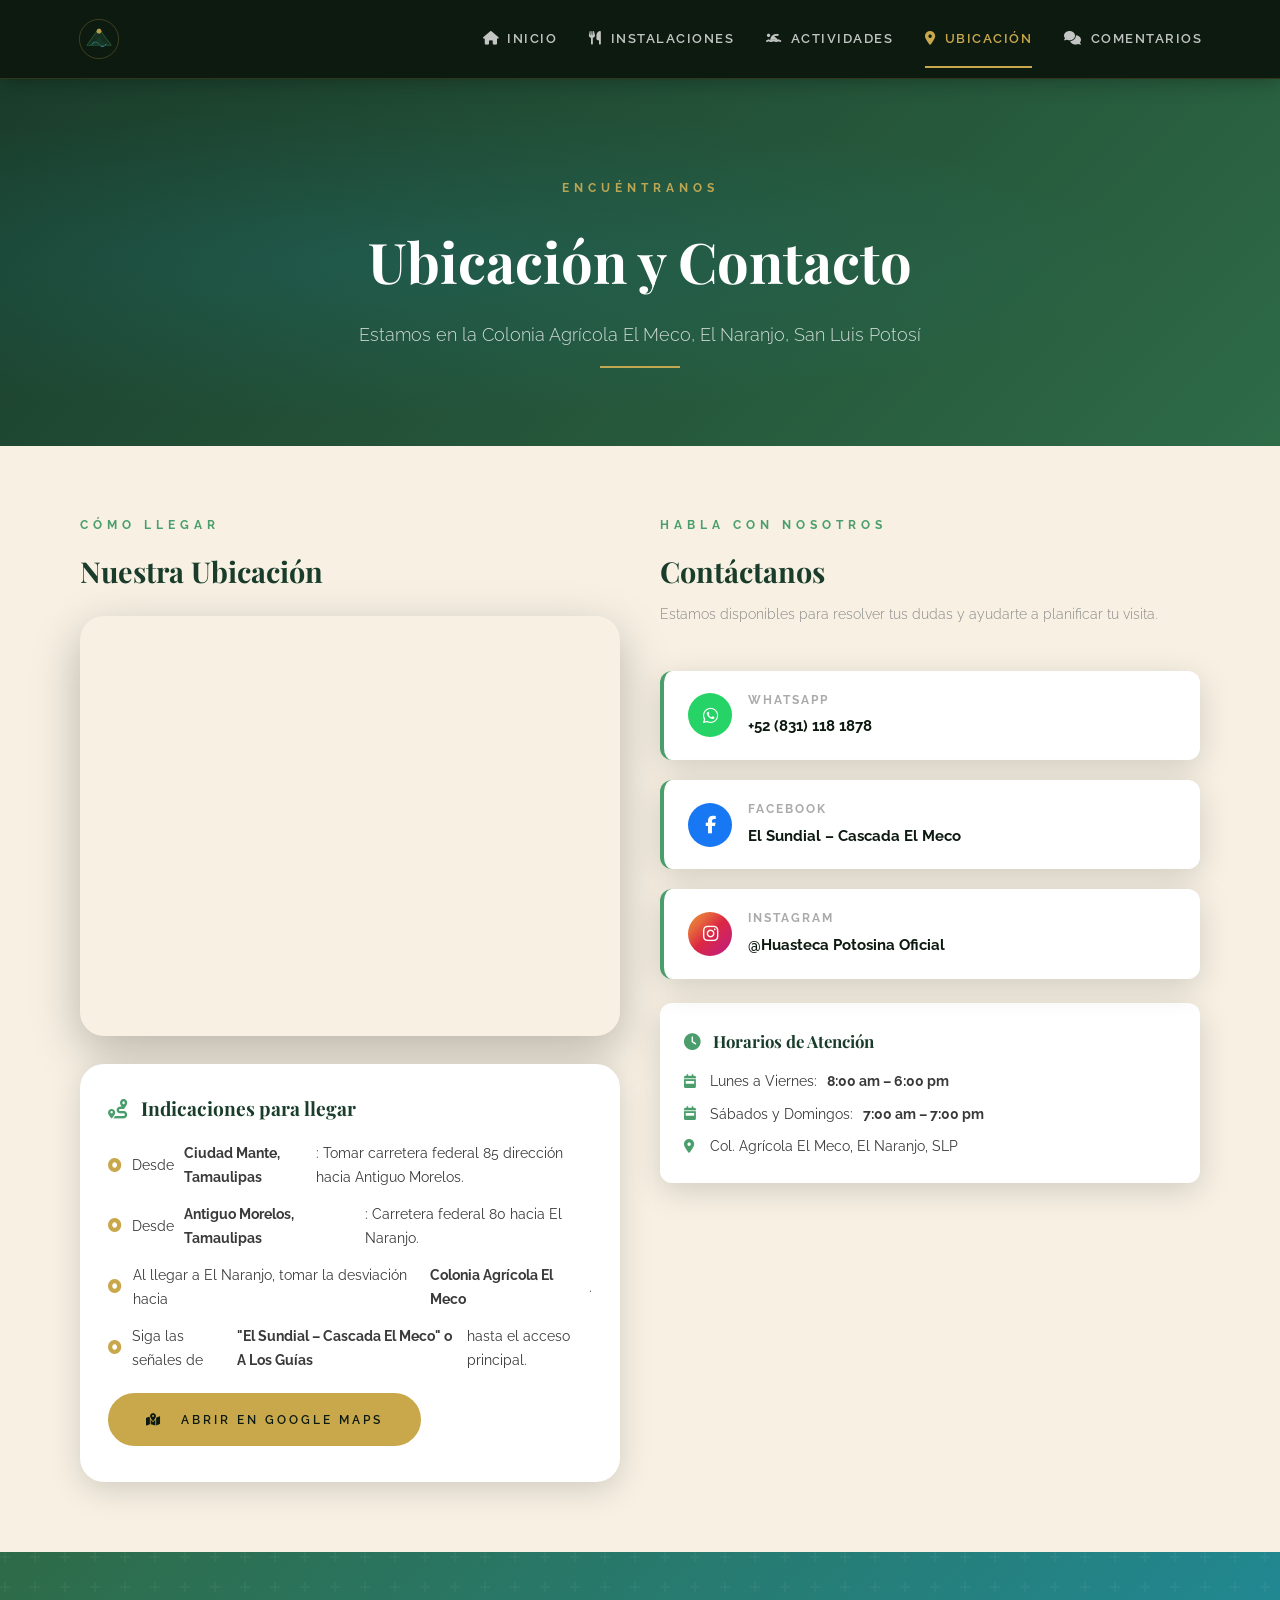
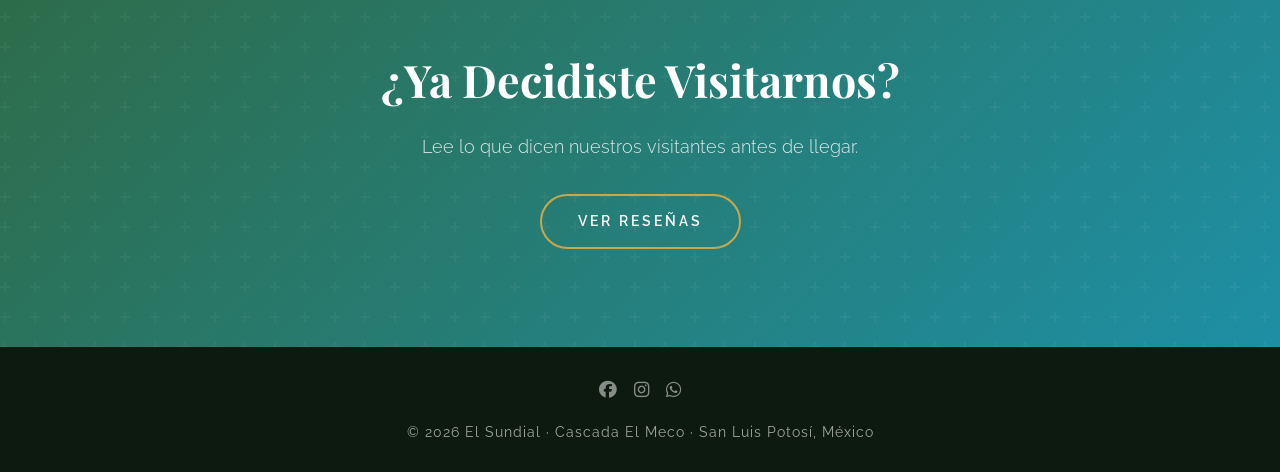
<file: sitios web/ubicacion.html>
<!DOCTYPE html>
<html lang="es">
<head>
    <meta charset="UTF-8">
    <meta name="viewport" content="width=device-width, initial-scale=1.0">
    <title>Ubicación y Contacto — El Sundial</title>
    <link rel="stylesheet" href="../css/estilos.css">
    <link rel="stylesheet" href="https://cdnjs.cloudflare.com/ajax/libs/font-awesome/6.5.0/css/all.min.css">
</head>
<body>

    <!-- NAVEGACIÓN -->
    <nav>
        <div class="nav-inner">
            <a href="../index.html">
                <svg class="logo-nav" viewBox="0 0 120 120" xmlns="http://www.w3.org/2000/svg">
                    <circle cx="60" cy="60" r="56" fill="none" stroke="rgba(201,168,76,0.5)" stroke-width="1.5"/>
                    <path d="M40 75 Q50 62 60 75 Q70 88 80 75" fill="none" stroke="#3dbdd6" stroke-width="2.5" stroke-linecap="round"/>
                    <path d="M25 78 L60 30 L95 78 Z" fill="rgba(46,107,71,0.25)" stroke="#2e6b47" stroke-width="2" stroke-linejoin="round"/>
                    <path d="M43 78 L60 52 L77 78 Z" fill="rgba(26,61,43,0.5)" stroke="#1a3d2b" stroke-width="1.5" stroke-linejoin="round"/>
                    <circle cx="60" cy="38" r="7" fill="#c9a84c" opacity="0.9"/>
                </svg>
            </a>
            <ul>
                <li><a href="../index.html"><i class="fa-solid fa-house"></i> Inicio</a></li>
                <li><a href="instalaciones.html"><i class="fa-solid fa-utensils"></i> Instalaciones</a></li>
                <li><a href="actividades.html"><i class="fa-solid fa-person-swimming"></i> Actividades</a></li>
                <li><a href="ubicacion.html"><i class="fa-solid fa-location-dot"></i> Ubicación</a></li>
                <li><a href="comentarios.html"><i class="fa-solid fa-comments"></i> Comentarios</a></li>
            </ul>
            <button class="hamburger" aria-label="Menú">
                <i class="fa-solid fa-bars"></i>
            </button>
        </div>
    </nav>

    <!-- ENCABEZADO -->
    <section class="page-hero">
        <span class="etiqueta-seccion">Encuéntranos</span>
        <h1>Ubicación y Contacto</h1>
        <p>Estamos en la Colonia Agrícola El Meco, El Naranjo, San Luis Potosí</p>
        <div class="linea-dorada" style="margin-top:16px;"></div>
    </section>

    <!-- UBICACIÓN -->
    <div class="ubicacion-layout">

        <div>
            <span class="etiqueta-seccion" style="display:block; margin-bottom:12px;">Cómo llegar</span>
            <h2 style="font-family:'Playfair Display',serif; color:var(--verde-oscuro); font-size:1.8rem; margin-bottom:20px;">Nuestra Ubicación</h2>

            <div class="mapa-container">
                <iframe
                    src="https://www.google.com/maps/embed?pb=!1m18!1m12!1m3!1d30228.5!2d-99.4679!3d22.5095!2m3!1f0!2f0!3f0!3m2!1i1024!2i768!4f13.1!3m3!1m2!1s0x85d6e0a5b5a5a5a5%3A0x0!2sEl%20Naranjo%2C%20San%20Luis%20Potos%C3%AD!5e0!3m2!1ses!2smx!4v1700000000000"
                    allowfullscreen=""
                    loading="lazy"
                    referrerpolicy="no-referrer-when-downgrade"
                    title="Ubicación El Sundial, El Naranjo, San Luis Potosí">
                </iframe>
            </div>

            <div style="margin-top: 28px; background: var(--blanco); border-radius: var(--radio-grande); padding: 28px; box-shadow: var(--sombra);">
                <h3 style="font-family:'Playfair Display',serif; color:var(--verde-oscuro); margin-bottom:16px; font-size:1.2rem;">
                    <i class="fa-solid fa-route" style="color:var(--verde-claro); margin-right:10px;"></i>
                    Indicaciones para llegar
                </h3>
                <ul class="lista-servicios" style="gap: 12px;">
                    <li><i class="fa-solid fa-circle-dot" style="color:var(--dorado);"></i> Desde <strong>Ciudad Mante, Tamaulipas</strong>: Tomar carretera federal 85 dirección hacia Antiguo Morelos.</li>
                    <li><i class="fa-solid fa-circle-dot" style="color:var(--dorado);"></i> Desde <strong>Antiguo Morelos, Tamaulipas</strong>: Carretera federal 80 hacia El Naranjo.</li>
                    <li><i class="fa-solid fa-circle-dot" style="color:var(--dorado);"></i> Al llegar a El Naranjo, tomar la desviación hacia <strong>Colonia Agrícola El Meco</strong>.</li>
                    <li><i class="fa-solid fa-circle-dot" style="color:var(--dorado);"></i> Siga las señales de <strong>"El Sundial – Cascada El Meco" o A Los Guías</strong> hasta el acceso principal.</li>
                </ul>
                <div style="margin-top:20px;">
                    <a href="https://maps.google.com/?q=El+Naranjo+San+Luis+Potosi" target="_blank" rel="noopener" class="btn btn-solido" style="font-size:0.78rem;">
                        <i class="fa-solid fa-map-location-dot"></i> &nbsp; Abrir en Google Maps
                    </a>
                </div>
            </div>
        </div>

        <div class="contacto-info">
            <div>
                <span class="etiqueta-seccion" style="display:block; margin-bottom:12px;">Habla con nosotros</span>
                <h2 style="font-family:'Playfair Display',serif; color:var(--verde-oscuro); font-size:1.8rem; margin-bottom:6px;">Contáctanos</h2>
                <p style="color:#888; font-size:0.9rem; margin-bottom:24px; font-weight:300;">Estamos disponibles para resolver tus dudas y ayudarte a planificar tu visita.</p>
            </div>

            <!-- WASAP -->
            <a href="https://wa.me/528311181878?text=Hola,%20me%20interesa%20visitar%20El%20Sundial" target="_blank" rel="noopener" class="contacto-card">
                <div class="icono-contacto icono-wa">
                    <i class="fa-brands fa-whatsapp"></i>
                </div>
                <div class="info-contacto">
                    <span>WhatsApp</span>
                    <strong>+52 (831) 118 1878</strong>
                </div>
            </a>

            <!-- FACEBOOK -->
            <a href="https://www.facebook.com/share/18gm7Ekcmy/" target="_blank" rel="noopener" class="contacto-card">
                <div class="icono-contacto icono-fb">
                    <i class="fa-brands fa-facebook-f"></i>
                </div>
                <div class="info-contacto">
                    <span>Facebook</span>
                    <strong>El Sundial – Cascada El Meco</strong>
                </div>
            </a>

            <!-- INSTAGRAM -->
            <a href="https://www.instagram.com/la_huasteca_potosina?igsh=MWw4aWV3Y2h2aWc0eQ==" target="_blank" rel="noopener" class="contacto-card">
                <div class="icono-contacto icono-ig">
                    <i class="fa-brands fa-instagram"></i>
                </div>
                <div class="info-contacto">
                    <span>Instagram</span>
                    <strong>@Huasteca Potosina Oficial</strong>
                </div>
            </a>

            <!-- HORARIOS Y DIRECCIÓN -->
            <div style="background: var(--blanco); border-radius: var(--radio); padding: 24px; box-shadow: var(--sombra); margin-top: 4px;">
                <h4 style="font-family:'Playfair Display',serif; color:var(--verde-oscuro); font-size:1.05rem; margin-bottom:14px;">
                    <i class="fa-solid fa-clock" style="color:var(--verde-claro); margin-right:8px;"></i>
                    Horarios de Atención
                </h4>
                <ul class="lista-servicios">
                    <li><i class="fa-solid fa-calendar-week"></i> Lunes a Viernes: <strong>8:00 am – 6:00 pm</strong></li>
                    <li><i class="fa-solid fa-calendar-week"></i> Sábados y Domingos: <strong>7:00 am – 7:00 pm</strong></li>
                    <li><i class="fa-solid fa-map-marker-alt"></i> Col. Agrícola El Meco, El Naranjo, SLP</li>
                </ul>
            </div>
        </div>

    </div>

    <!-- CONTENIDO EXTRA -->
    <section class="extra">
        <h2>¿Ya Decidiste Visitarnos?</h2>
        <p>Lee lo que dicen nuestros visitantes antes de llegar.</p>
        <a href="comentarios.html" class="btn">Ver Reseñas</a>
    </section>

    <!-- FOOTER -->
    <footer>
        <div class="redes-footer">
            <a href="https://www.facebook.com/share/18gm7Ekcmy/" aria-label="Facebook"><i class="fa-brands fa-facebook"></i></a>
            <a href="https://www.instagram.com/la_huasteca_potosina?igsh=MWw4aWV3Y2h2aWc0eQ==" aria-label="Instagram"><i class="fa-brands fa-instagram"></i></a>
            <a href="https://wa.me/528312413051?text=Hola,%20me%20interesa%20visitar%20El%20Sundial" aria-label="WhatsApp"><i class="fa-brands fa-whatsapp"></i></a>
        </div>
        <p>© 2026 El Sundial · Cascada El Meco · San Luis Potosí, México</p>
    </footer>

    <script src="../js/main.js"></script>
</body>
</html>
</file>
<file: css/estilos.css>
@import url('https://fonts.googleapis.com/css2?family=Playfair+Display:ital,wght@0,400;0,700;1,400&family=Raleway:wght@300;400;500;600&display=swap');

:root {
    --verde-oscuro: #1a3d2b;
    --verde-medio: #2e6b47;
    --verde-claro: #4a9e6b;
    --agua: #1e8fa5;
    --agua-claro: #3dbdd6;
    --dorado: #c9a84c;
    --crema: #f7f0e3;
    --crema-oscuro: #ede0c4;
    --blanco: #ffffff;
    --negro: #0d1a10;
    --gris-texto: #3a3a3a;
    --sombra: 0 8px 32px rgba(0,0,0,0.15);
    --sombra-fuerte: 0 16px 48px rgba(0,0,0,0.25);
    --radio: 12px;
    --radio-grande: 24px;
    --transicion: all 0.35s cubic-bezier(0.4, 0, 0.2, 1);
}

* {
    margin: 0;
    padding: 0;
    box-sizing: border-box;
}

html {
    scroll-behavior: smooth;
}

body {
    font-family: 'Raleway', sans-serif;
    background-color: var(--crema);
    color: var(--gris-texto);
    line-height: 1.7;
}

h1, h2, h3 {
    font-family: 'Playfair Display', serif;
}

.logo-svg {
    width: 80px;
    height: 80px;
    margin-bottom: 16px;
    filter: drop-shadow(0 2px 8px rgba(0,0,0,0.4));
}

.logo-nav {
    width: 42px;
    height: 42px;
    flex-shrink: 0;
}

.encabezado {
    height: 100vh;
    min-height: 600px;
    background: linear-gradient(135deg, var(--verde-oscuro) 0%, var(--verde-medio) 60%, var(--agua) 100%);
    display: flex;
    flex-direction: column;
    justify-content: center;
    align-items: center;
    position: relative;
    overflow: hidden;
}

.encabezado::before {
    content: '';
    position: absolute;
    inset: 0;
    background:
        radial-gradient(ellipse at 20% 50%, rgba(78,175,120,0.18) 0%, transparent 60%),
        radial-gradient(ellipse at 80% 20%, rgba(30,143,165,0.2) 0%, transparent 50%);
    pointer-events: none;
}

.encabezado-particles {
    position: absolute;
    inset: 0;
    overflow: hidden;
    pointer-events: none;
}

.particle {
    position: absolute;
    border-radius: 50%;
    background: rgba(255,255,255,0.08);
    animation: flotar linear infinite;
}

@keyframes flotar {
    0% { transform: translateY(100vh) scale(0); opacity: 0; }
    10% { opacity: 1; }
    90% { opacity: 0.5; }
    100% { transform: translateY(-100px) scale(1); opacity: 0; }
}

.overlay {
    position: relative;
    z-index: 2;
    text-align: center;
    padding: 50px 40px;
    animation: aparecerArriba 1.2s cubic-bezier(0.4,0,0.2,1) both;
}

@keyframes aparecerArriba {
    from { opacity: 0; transform: translateY(40px); }
    to   { opacity: 1; transform: translateY(0); }
}

.encabezado h1 {
    font-size: clamp(2.8rem, 7vw, 5rem);
    color: var(--blanco);
    letter-spacing: 4px;
    text-transform: uppercase;
    margin-bottom: 6px;
    line-height: 1.1;
}

.encabezado .subtitulo-hero {
    font-family: 'Raleway', sans-serif;
    font-weight: 300;
    font-size: clamp(0.95rem, 2vw, 1.2rem);
    color: rgba(255,255,255,0.8);
    letter-spacing: 6px;
    text-transform: uppercase;
    margin-bottom: 12px;
}

.linea-dorada {
    width: 80px;
    height: 2px;
    background: var(--dorado);
    margin: 18px auto;
}

.encabezado p {
    color: rgba(255,255,255,0.85);
    font-size: 1.1rem;
    margin-bottom: 32px;
    font-weight: 300;
}

.scroll-indicador {
    position: absolute;
    bottom: 28px;
    left: 50%;
    transform: translateX(-50%);
    z-index: 2;
    display: flex;
    flex-direction: column;
    align-items: center;
    gap: 6px;
    color: rgba(255,255,255,0.6);
    font-size: 0.7rem;
    letter-spacing: 3px;
    text-transform: uppercase;
    animation: pulso 2s ease-in-out infinite;
}

.scroll-indicador svg {
    animation: bajar 1.5s ease-in-out infinite;
}

@keyframes bajar {
    0%, 100% { transform: translateY(0); }
    50%       { transform: translateY(8px); }
}

@keyframes pulso {
    0%, 100% { opacity: 0.5; }
    50%       { opacity: 1; }
}

.btn {
    display: inline-block;
    background: transparent;
    color: var(--blanco);
    padding: 14px 36px;
    text-decoration: none;
    border-radius: 50px;
    border: 2px solid var(--dorado);
    font-family: 'Raleway', sans-serif;
    font-weight: 600;
    font-size: 0.85rem;
    letter-spacing: 3px;
    text-transform: uppercase;
    transition: var(--transicion);
    position: relative;
    overflow: hidden;
}

.btn::before {
    content: '';
    position: absolute;
    inset: 0;
    background: var(--dorado);
    transform: scaleX(0);
    transform-origin: left;
    transition: transform 0.35s ease;
    z-index: -1;
}

.btn:hover::before { transform: scaleX(1); }
.btn:hover { color: var(--negro); }

.btn-verde {
    border-color: var(--verde-claro);
    color: var(--blanco);
}
.btn-verde::before { background: var(--verde-claro); }
.btn-verde:hover { color: var(--blanco); }

.btn-solido {
    background: var(--dorado);
    color: var(--negro);
    border-color: var(--dorado);
}
.btn-solido::before { background: var(--negro); }
.btn-solido:hover { color: var(--blanco); }

nav {
    background: var(--negro);
    position: sticky;
    top: 0;
    z-index: 1000;
    border-bottom: 1px solid rgba(201,168,76,0.2);
    box-shadow: 0 2px 20px rgba(0,0,0,0.3);
}

.nav-inner {
    max-width: 1200px;
    margin: 0 auto;
    display: flex;
    align-items: center;
    justify-content: space-between;
    padding: 0 24px;
}

nav ul {
    display: flex;
    list-style: none;
    gap: 4px;
}

nav a {
    color: rgba(255,255,255,0.75);
    text-decoration: none;
    padding: 18px 14px;
    display: flex;
    align-items: center;
    gap: 8px;
    font-size: 0.8rem;
    font-weight: 600;
    letter-spacing: 1.5px;
    text-transform: uppercase;
    transition: var(--transicion);
    position: relative;
}

nav a::after {
    content: '';
    position: absolute;
    bottom: 0;
    left: 14px;
    right: 14px;
    height: 2px;
    background: var(--dorado);
    transform: scaleX(0);
    transition: transform 0.3s ease;
}

nav a:hover { color: var(--dorado); }
nav a:hover::after { transform: scaleX(1); }
nav a.activo { color: var(--dorado); }
nav a.activo::after { transform: scaleX(1); }

nav a i { font-size: 0.85rem; }

.hamburger {
    display: none;
    background: none;
    border: none;
    color: var(--blanco);
    font-size: 1.4rem;
    cursor: pointer;
    padding: 10px;
}

.intro {
    text-align: center;
    padding: 90px 24px 70px;
    max-width: 800px;
    margin: 0 auto;
}

.etiqueta-seccion {
    font-family: 'Raleway', sans-serif;
    font-size: 0.72rem;
    font-weight: 700;
    letter-spacing: 5px;
    text-transform: uppercase;
    color: var(--verde-claro);
    margin-bottom: 14px;
    display: block;
}

.intro h2 {
    font-size: clamp(1.8rem, 4vw, 2.8rem);
    color: var(--verde-oscuro);
    margin-bottom: 22px;
    line-height: 1.25;
}

.intro p {
    color: var(--gris-texto);
    font-size: 1.05rem;
    font-weight: 300;
    max-width: 650px;
    margin: 0 auto;
}

.secciones {
    display: grid;
    grid-template-columns: repeat(auto-fit, minmax(230px, 1fr));
    gap: 24px;
    padding: 20px 40px 80px;
    max-width: 1200px;
    margin: 0 auto;
}

.contenido {
    background: var(--blanco);
    padding: 36px 28px;
    text-align: center;
    border-radius: var(--radio-grande);
    box-shadow: var(--sombra);
    transition: var(--transicion);
    border-top: 3px solid transparent;
    position: relative;
    overflow: hidden;
}

.contenido::before {
    content: '';
    position: absolute;
    top: 0;
    left: 0;
    right: 0;
    height: 3px;
    background: linear-gradient(90deg, var(--verde-claro), var(--agua));
    transform: scaleX(0);
    transition: transform 0.4s ease;
}

.contenido:hover::before { transform: scaleX(1); }

.contenido:hover {
    transform: translateY(-8px);
    box-shadow: var(--sombra-fuerte);
}

.icono-tarjeta {
    width: 60px;
    height: 60px;
    border-radius: 50%;
    background: linear-gradient(135deg, rgba(46,107,71,0.1), rgba(30,143,165,0.1));
    display: flex;
    align-items: center;
    justify-content: center;
    margin: 0 auto 18px;
}

.contenido i {
    font-size: 1.6rem;
    color: var(--verde-medio);
}

.contenido h3 {
    font-size: 1.15rem;
    color: var(--verde-oscuro);
    margin-bottom: 10px;
}

.contenido p {
    font-size: 0.9rem;
    color: #666;
    font-weight: 300;
}

.galeria {
    padding: 80px 24px;
    background: var(--verde-oscuro);
    text-align: center;
}

.galeria h2 {
    font-size: clamp(1.8rem, 4vw, 2.6rem);
    color: var(--blanco);
    margin-bottom: 8px;
}

.galeria .etiqueta-seccion { color: var(--dorado); }

.grid {
    display: grid;
    grid-template-columns: repeat(auto-fit, minmax(260px, 1fr));
    gap: 16px;
    max-width: 1100px;
    margin: 36px auto 0;
}

.grid img {
    width: 100%;
    height: 220px;
    object-fit: cover;
    border-radius: var(--radio);
    transition: var(--transicion);
    cursor: pointer;
}

.grid img:hover {
    transform: scale(1.04);
    box-shadow: 0 12px 40px rgba(0,0,0,0.4);
}

.extra {
    background: linear-gradient(135deg, var(--verde-medio), var(--agua));
    color: var(--blanco);
    text-align: center;
    padding: 90px 24px;
    position: relative;
    overflow: hidden;
}

.extra::before {
    content: '';
    position: absolute;
    inset: 0;
    background: url("data:image/svg+xml,%3Csvg width='60' height='60' viewBox='0 0 60 60' xmlns='http://www.w3.org/2000/svg'%3E%3Cg fill='none' fill-rule='evenodd'%3E%3Cg fill='%23ffffff' fill-opacity='0.04'%3E%3Cpath d='M36 34v-4h-2v4h-4v2h4v4h2v-4h4v-2h-4zm0-30V0h-2v4h-4v2h4v4h2V6h4V4h-4zM6 34v-4H4v4H0v2h4v4h2v-4h4v-2H6zM6 4V0H4v4H0v2h4v4h2V6h4V4H6z'/%3E%3C/g%3E%3C/g%3E%3C/svg%3E");
}

.extra h2 {
    font-size: clamp(1.8rem, 4vw, 2.8rem);
    margin-bottom: 14px;
    position: relative;
}

.extra p {
    font-size: 1.1rem;
    opacity: 0.85;
    margin-bottom: 32px;
    font-weight: 300;
    position: relative;
}

footer {
    background: var(--negro);
    color: rgba(255,255,255,0.6);
    text-align: center;
    padding: 28px 20px;
    font-size: 0.85rem;
    letter-spacing: 1px;
}

footer .footer-logo {
    margin-bottom: 12px;
}

footer .redes-footer {
    display: flex;
    justify-content: center;
    gap: 16px;
    margin-bottom: 16px;
}

footer .redes-footer a {
    color: rgba(255,255,255,0.5);
    font-size: 1.1rem;
    transition: color 0.3s;
}

footer .redes-footer a:hover { color: var(--dorado); }

.page-hero {
    padding: 100px 24px 60px;
    background: linear-gradient(135deg, var(--verde-oscuro), var(--verde-medio));
    text-align: center;
    color: var(--blanco);
    position: relative;
    overflow: hidden;
}

.page-hero::before {
    content: '';
    position: absolute;
    inset: 0;
    background: radial-gradient(ellipse at 30% 50%, rgba(30,143,165,0.2) 0%, transparent 60%);
}

.page-hero .etiqueta-seccion { color: var(--dorado); }

.page-hero h1 {
    font-size: clamp(2rem, 5vw, 3.5rem);
    margin-bottom: 12px;
    position: relative;
}

.page-hero p {
    font-size: 1.1rem;
    opacity: 0.8;
    font-weight: 300;
    position: relative;
}

.actividades-grid {
    display: grid;
    grid-template-columns: repeat(auto-fit, minmax(300px, 1fr));
    gap: 28px;
    padding: 70px 40px;
    max-width: 1200px;
    margin: 0 auto;
}

.actividad-card {
    background: var(--blanco);
    border-radius: var(--radio-grande);
    overflow: hidden;
    box-shadow: var(--sombra);
    transition: var(--transicion);
}

.actividad-card:hover {
    transform: translateY(-6px);
    box-shadow: var(--sombra-fuerte);
}

.actividad-icono {
    height: 160px;
    display: flex;
    align-items: center;
    justify-content: center;
    font-size: 4rem;
    position: relative;
    overflow: hidden;
}

.actividad-icono.agua { background: linear-gradient(135deg, #1a6b8a, #2eb8d4); }
.actividad-icono.salto { background: linear-gradient(135deg, #1a3d2b, #2e6b47); }
.actividad-icono.canoa { background: linear-gradient(135deg, #1a5c6b, #1e8fa5); }
.actividad-icono.nadar { background: linear-gradient(135deg, #0d4a6b, #1a7aad); }

.actividad-body {
    padding: 28px;
}

.actividad-body h3 {
    font-size: 1.35rem;
    color: var(--verde-oscuro);
    margin-bottom: 10px;
}

.actividad-body p {
    color: #666;
    font-size: 0.95rem;
    font-weight: 300;
    line-height: 1.7;
    margin-bottom: 16px;
}

.badge {
    display: inline-block;
    padding: 4px 12px;
    border-radius: 20px;
    font-size: 0.75rem;
    font-weight: 600;
    letter-spacing: 1px;
    text-transform: uppercase;
}

.badge-agua { background: rgba(30,143,165,0.12); color: var(--agua); }
.badge-aventura { background: rgba(46,107,71,0.12); color: var(--verde-medio); }

.instalaciones-section {
    padding: 70px 40px;
    max-width: 1200px;
    margin: 0 auto;
}

.instalacion-item {
    display: grid;
    grid-template-columns: 1fr 1fr;
    gap: 50px;
    align-items: center;
    margin-bottom: 70px;
    padding-bottom: 70px;
    border-bottom: 1px solid var(--crema-oscuro);
}

.instalacion-item:last-child { border-bottom: none; margin-bottom: 0; }
.instalacion-item.invertido { direction: rtl; }
.instalacion-item.invertido > * { direction: ltr; }

.instalacion-img {
    border-radius: var(--radio-grande);
    overflow: hidden;
    height: 280px;
    background: linear-gradient(135deg, var(--verde-oscuro), var(--agua));
    display: flex;
    align-items: center;
    justify-content: center;
    font-size: 5rem;
    color: rgba(255,255,255,0.6);
    box-shadow: var(--sombra);
}

.instalacion-texto .etiqueta-seccion { text-align: left; margin-bottom: 10px; }

.instalacion-texto h2 {
    font-size: clamp(1.5rem, 3vw, 2.2rem);
    color: var(--verde-oscuro);
    margin-bottom: 14px;
}

.instalacion-texto p {
    color: #666;
    font-size: 0.95rem;
    font-weight: 300;
    line-height: 1.8;
    margin-bottom: 20px;
}

.lista-servicios {
    list-style: none;
    display: flex;
    flex-direction: column;
    gap: 8px;
}

.lista-servicios li {
    display: flex;
    align-items: center;
    gap: 10px;
    font-size: 0.9rem;
    color: var(--gris-texto);
}

.lista-servicios li i {
    color: var(--verde-claro);
    font-size: 0.85rem;
    width: 16px;
}

.ubicacion-layout {
    display: grid;
    grid-template-columns: 1fr 1fr;
    gap: 40px;
    padding: 70px 40px;
    max-width: 1200px;
    margin: 0 auto;
    align-items: start;
}

.mapa-container {
    border-radius: var(--radio-grande);
    overflow: hidden;
    box-shadow: var(--sombra-fuerte);
    height: 420px;
}

.mapa-container iframe {
    width: 100%;
    height: 100%;
    border: none;
}

.contacto-info {
    display: flex;
    flex-direction: column;
    gap: 20px;
}

.contacto-info h2 {
    font-size: 2rem;
    color: var(--verde-oscuro);
    margin-bottom: 6px;
}

.contacto-card {
    background: var(--blanco);
    padding: 20px 24px;
    border-radius: var(--radio);
    box-shadow: var(--sombra);
    display: flex;
    align-items: center;
    gap: 16px;
    text-decoration: none;
    color: var(--gris-texto);
    transition: var(--transicion);
    border-left: 4px solid var(--verde-claro);
}

.contacto-card:hover {
    transform: translateX(6px);
    box-shadow: var(--sombra-fuerte);
    border-left-color: var(--dorado);
}

.contacto-card .icono-contacto {
    width: 44px;
    height: 44px;
    border-radius: 50%;
    display: flex;
    align-items: center;
    justify-content: center;
    font-size: 1.1rem;
    flex-shrink: 0;
}

.icono-fb { background: #1877f2; color: white; }
.icono-ig { background: linear-gradient(135deg, #f09433, #e6683c, #dc2743, #cc2366, #bc1888); color: white; }
.icono-tel { background: var(--verde-medio); color: white; }
.icono-wa { background: #25d366; color: white; }

.contacto-card .info-contacto span:first-child {
    display: block;
    font-size: 0.72rem;
    font-weight: 700;
    letter-spacing: 2px;
    text-transform: uppercase;
    color: #aaa;
    margin-bottom: 2px;
}

.contacto-card .info-contacto strong {
    font-size: 0.95rem;
    color: var(--negro);
}

.comentarios-layout {
    display: grid;
    grid-template-columns: 1fr 1.2fr;
    gap: 40px;
    padding: 70px 40px;
    max-width: 1200px;
    margin: 0 auto;
    align-items: start;
}

.formulario-card {
    background: var(--blanco);
    padding: 40px;
    border-radius: var(--radio-grande);
    box-shadow: var(--sombra);
    position: sticky;
    top: 80px;
}

.formulario-card h2 {
    font-size: 1.7rem;
    color: var(--verde-oscuro);
    margin-bottom: 6px;
}

.formulario-card p {
    color: #888;
    font-size: 0.9rem;
    margin-bottom: 28px;
}

.form-grupo {
    margin-bottom: 18px;
}

.form-grupo label {
    display: block;
    font-size: 0.78rem;
    font-weight: 700;
    letter-spacing: 1.5px;
    text-transform: uppercase;
    color: var(--verde-oscuro);
    margin-bottom: 8px;
}

.form-grupo input,
.form-grupo textarea,
.form-grupo select {
    width: 100%;
    padding: 12px 16px;
    border: 2px solid var(--crema-oscuro);
    border-radius: var(--radio);
    font-family: 'Raleway', sans-serif;
    font-size: 0.95rem;
    color: var(--gris-texto);
    background: var(--crema);
    transition: var(--transicion);
    outline: none;
}

.form-grupo input:focus,
.form-grupo textarea:focus,
.form-grupo select:focus {
    border-color: var(--verde-claro);
    background: var(--blanco);
    box-shadow: 0 0 0 4px rgba(74,158,107,0.1);
}

.form-grupo textarea { resize: vertical; min-height: 110px; }

.estrellas-input {
    display: flex;
    gap: 6px;
    flex-direction: row-reverse;
    justify-content: flex-end;
}

.estrellas-input input { display: none; }

.estrellas-input label {
    font-size: 1.8rem;
    color: #ddd;
    cursor: pointer;
    transition: color 0.2s;
    letter-spacing: 0;
    padding: 0;
    font-weight: normal;
    text-transform: none;
}

.estrellas-input label:hover,
.estrellas-input label:hover ~ label,
.estrellas-input input:checked ~ label {
    color: var(--dorado);
}

.btn-enviar {
    width: 100%;
    background: var(--verde-oscuro);
    color: var(--blanco);
    border: none;
    padding: 15px;
    border-radius: 50px;
    font-family: 'Raleway', sans-serif;
    font-size: 0.85rem;
    font-weight: 700;
    letter-spacing: 2px;
    text-transform: uppercase;
    cursor: pointer;
    transition: var(--transicion);
    margin-top: 8px;
}

.btn-enviar:hover {
    background: var(--verde-medio);
    transform: translateY(-2px);
    box-shadow: 0 8px 20px rgba(26,61,43,0.3);
}

.resenas-lista {
    display: flex;
    flex-direction: column;
    gap: 20px;
}

.resena-card {
    background: var(--blanco);
    padding: 28px;
    border-radius: var(--radio-grande);
    box-shadow: var(--sombra);
    animation: entrar 0.5s ease both;
}

@keyframes entrar {
    from { opacity: 0; transform: translateY(20px); }
    to   { opacity: 1; transform: translateY(0); }
}

.resena-header {
    display: flex;
    justify-content: space-between;
    align-items: flex-start;
    margin-bottom: 12px;
}

.resena-autor {
    display: flex;
    align-items: center;
    gap: 12px;
}

.avatar {
    width: 44px;
    height: 44px;
    border-radius: 50%;
    display: flex;
    align-items: center;
    justify-content: center;
    font-weight: 700;
    font-size: 1rem;
    color: white;
    flex-shrink: 0;
}

.resena-nombre { font-weight: 600; font-size: 1rem; color: var(--negro); }
.resena-fecha  { font-size: 0.78rem; color: #aaa; }

.estrellas-display {
    color: var(--dorado);
    font-size: 0.95rem;
    letter-spacing: 2px;
}

.resena-texto {
    font-size: 0.95rem;
    color: #555;
    font-weight: 300;
    line-height: 1.7;
    font-style: italic;
}

.sin-resenas {
    text-align: center;
    padding: 50px;
    color: #aaa;
    font-size: 0.95rem;
}

.sin-resenas i { font-size: 3rem; margin-bottom: 12px; display: block; }

.img-actividad {
    width: 100%;
    height: 100%;
    object-fit: cover;
    object-position: center;
    display: block;
}

.img-instalacion {
    width: 100%;
    height: 100%;
    object-fit: cover;
    object-position: center;
    display: block;
    border-radius: var(--radio-grande);
}

.stats-bar {
    background: var(--verde-oscuro);
    padding: 50px 40px;
    display: grid;
    grid-template-columns: repeat(auto-fit, minmax(160px, 1fr));
    gap: 20px;
    text-align: center;
}

.stat-item .stat-numero {
    font-family: 'Playfair Display', serif;
    font-size: 2.8rem;
    color: var(--dorado);
    display: block;
    line-height: 1;
    margin-bottom: 6px;
}

.stat-item .stat-label {
    font-size: 0.75rem;
    color: rgba(255,255,255,0.65);
    letter-spacing: 2px;
    text-transform: uppercase;
}

.alerta {
    padding: 14px 20px;
    border-radius: var(--radio);
    margin-bottom: 16px;
    font-size: 0.9rem;
    display: none;
}

.alerta-exito {
    background: rgba(46,107,71,0.1);
    border: 1px solid var(--verde-claro);
    color: var(--verde-medio);
}

.alerta-error {
    background: rgba(180,50,50,0.1);
    border: 1px solid #e05c5c;
    color: #b43232;
}

@media (max-width: 900px) {
    .instalacion-item, .ubicacion-layout, .comentarios-layout {
        grid-template-columns: 1fr;
    }
    .instalacion-item.invertido { direction: ltr; }
    .formulario-card { position: static; }
    .mapa-container { height: 300px; }
}

@media (max-width: 769px) {
    .encabezado h1 { font-size: 2.2rem; }

    .nav-inner { padding: 0 16px; }

    nav ul {
        display: none;
        flex-direction: column;
        position: absolute;
        top: 100%;
        left: 0;
        right: 0;
        background: var(--negro);
        border-top: 1px solid rgba(255,255,255,0.1);
        padding: 8px 0;
    }

    nav ul.abierto { display: flex; }
    .hamburger { display: block; }

    nav a { padding: 14px 24px; }
    nav a::after { display: none; }

    .secciones { padding: 20px 20px 60px; }
    .actividades-grid { padding: 40px 20px; }
    .instalaciones-section { padding: 40px 20px; }
    .ubicacion-layout { padding: 40px 20px; }
    .comentarios-layout { padding: 40px 20px; }
    .stats-bar { padding: 40px 20px; }
}
</file>
